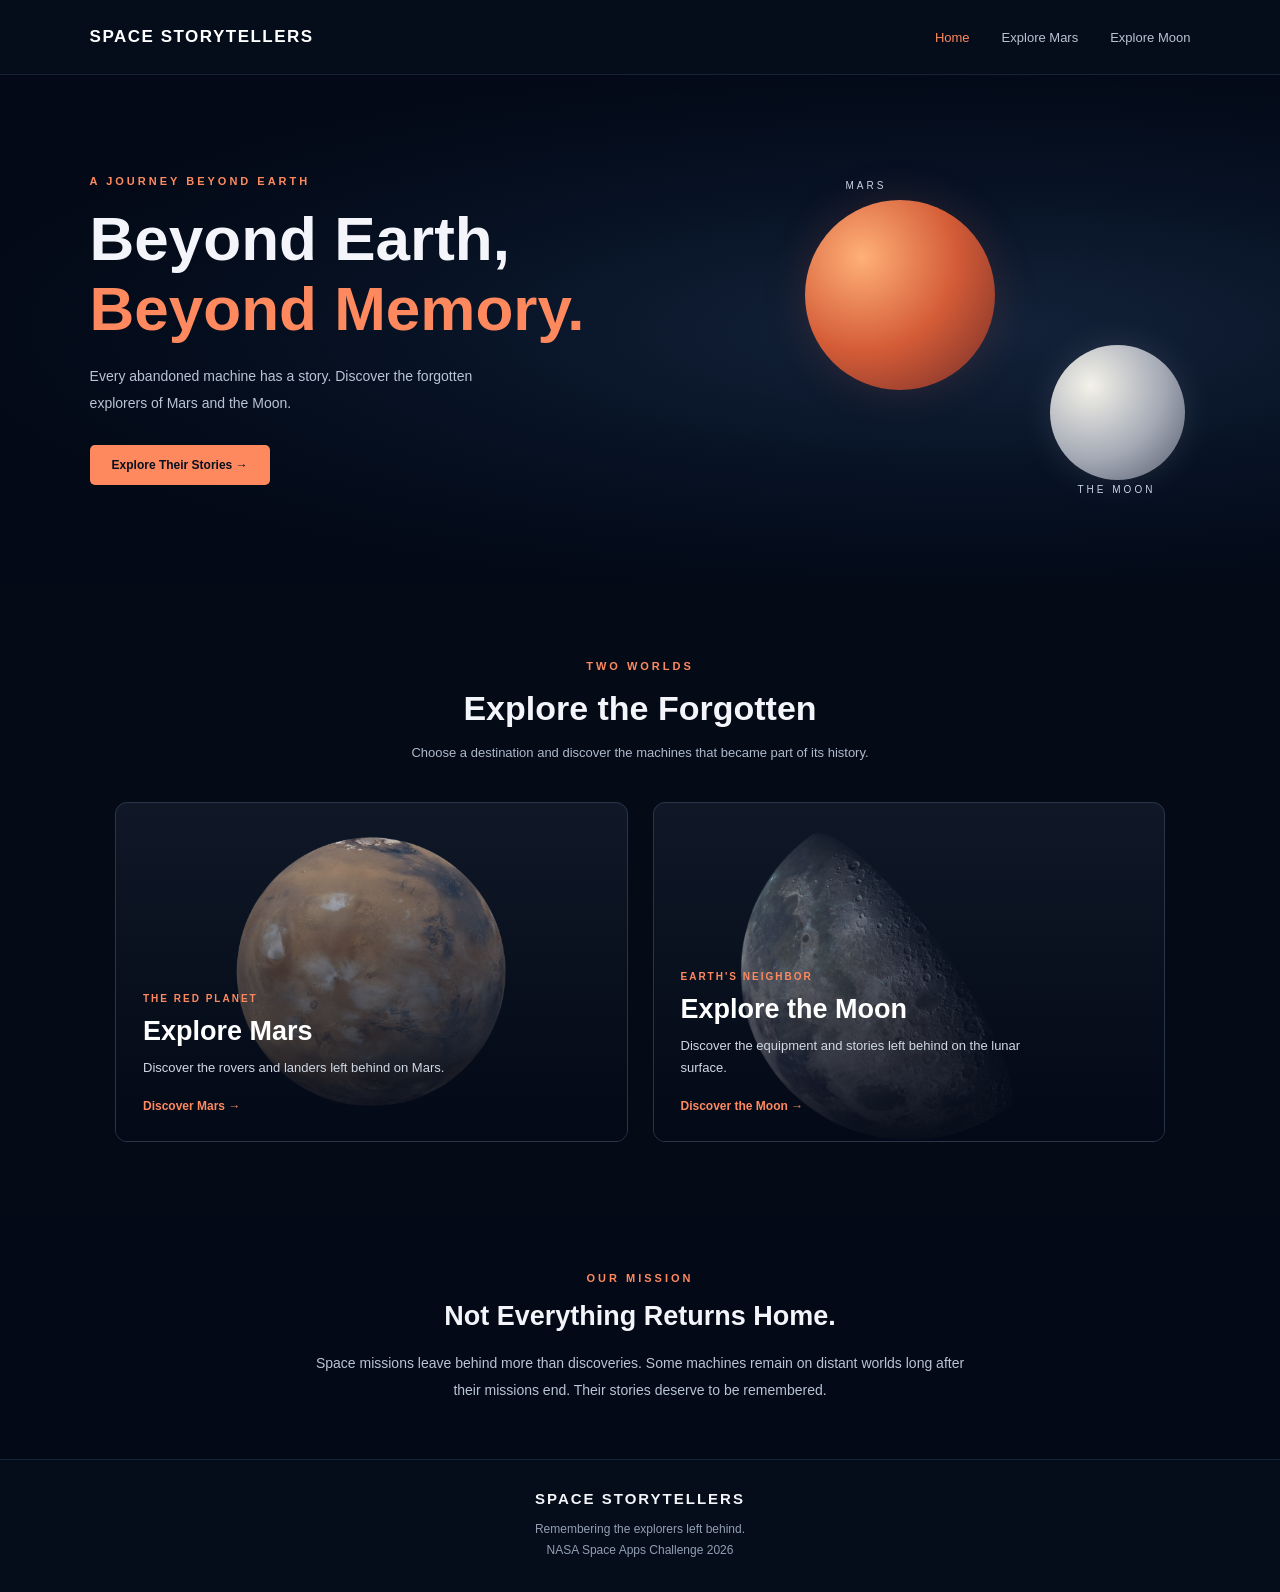
<file: index.html>
<!DOCTYPE html>
<html lang="en">

<head>
    <meta charset="UTF-8">
    <meta name="viewport" content="width=device-width, initial-scale=1.0">

    <title>Space Storytellers</title>

    <link rel="stylesheet" href="style.css">
    <link rel="icon" href="./images/logo1.png" type="image/png">
</head>

<body>

    <!-- NAVBAR -->
    <header class="navbar">

        <a href="indexx.html" class="logo">
             
            SPACE STORYTELLERS
        </a>

        <nav>
            <a href="indexx.html" class="active">Home</a>
            <a href="mars.html">Explore Mars</a>
            <a href="moon.html">Explore Moon</a>
        </nav>

    </header>


    <!-- HERO SECTION -->
    <section class="hero">

        <div class="hero-content">

            <p class="eyebrow">A JOURNEY BEYOND EARTH</p>

            <h1>
                Beyond Earth,<br>
                <span>Beyond Memory.</span>
            </h1>

            <p class="hero-description">
                Every abandoned machine has a story.
                Discover the forgotten explorers of Mars and the Moon.
            </p>

            <a href="#explore" class="hero-btn">
                Explore Their Stories →
            </a>

        </div>

        <div class="hero-visual">

            <div class="planet mars-planet"></div>
            <div class="planet moon-planet"></div>

            <span class="planet-label mars-label">MARS</span>
            <span class="planet-label moon-label">THE MOON</span>

        </div>

    </section>


    <!-- EXPLORE SECTION -->
    <section class="explore" id="explore">

        <div class="section-heading">

            <p class="eyebrow">TWO WORLDS</p>

            <h2>Explore the Forgotten</h2>

            <p>
                Choose a destination and discover the machines
                that became part of its history.
            </p>

        </div>


        <div class="destination-cards">

            <!-- MARS -->
            <a href="mars.html" class="destination-card">

                <img src="images/mars.jpg" alt="Planet Mars">

                <div class="card-content">

                    <span>THE RED PLANET</span>

                    <h3>Explore Mars</h3>

                    <p>
                        Discover the rovers and landers
                        left behind on Mars.
                    </p>

                    <strong>Discover Mars →</strong>

                </div>

            </a>


            <!-- MOON -->
            <a href="moon.html" class="destination-card">

                <img src="images/moon.jpg" alt="The Moon">

                <div class="card-content">

                    <span>EARTH'S NEIGHBOR</span>

                    <h3>Explore the Moon</h3>

                    <p>
                        Discover the equipment and stories
                        left behind on the lunar surface.
                    </p>

                    <strong>Discover the Moon →</strong>

                </div>

            </a>

        </div>

    </section>


    <!-- ABOUT SECTION -->
    <section class="about">

        <p class="eyebrow">OUR MISSION</p>

        <h2>Not Everything Returns Home.</h2>

        <p>
            Space missions leave behind more than discoveries.
            Some machines remain on distant worlds long after
            their missions end. Their stories deserve to be remembered.
        </p>

    </section>


    <!-- FOOTER -->
    <footer class="footer">

        <h3>SPACE STORYTELLERS</h3>

        <p>Remembering the explorers left behind.</p>

        <p>NASA Space Apps Challenge 2026</p>

    </footer>


</body>
</html>
</file>
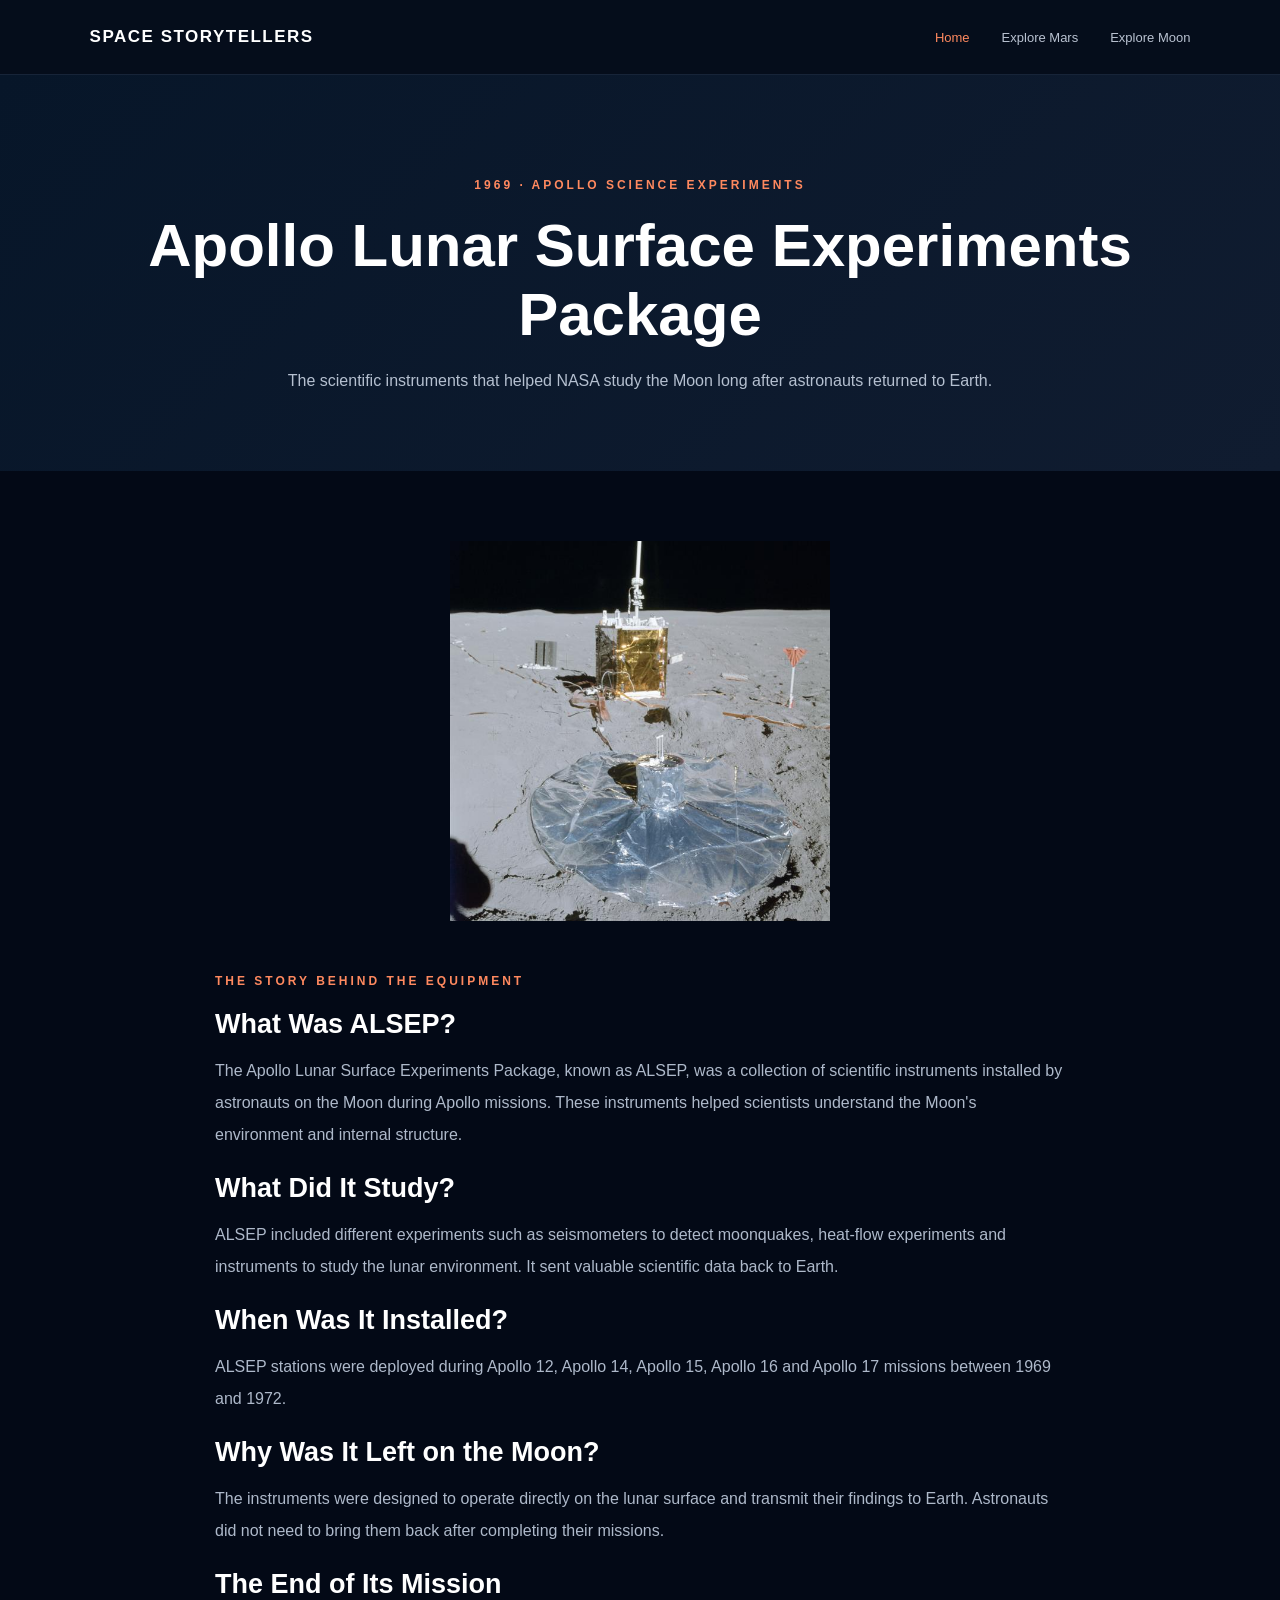
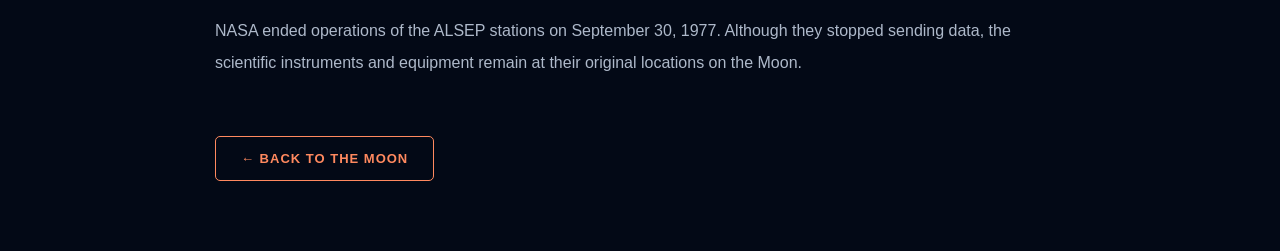
<file: alsep.html>
<!DOCTYPE html>
<html lang="en">

<head>
    <meta charset="UTF-8">
    <meta name="viewport" content="width=device-width, initial-scale=1.0">

    <title>Space Storytellers</title>

    <link rel="stylesheet" href="style.css">
   <link rel="icon" href="./images/logo1.png" type="image/png">
</head>

<body>

    <!-- NAVBAR -->
    <header class="navbar">

        <a href="indexx.html" class="logo">
             
            SPACE STORYTELLERS
        </a>

        <nav>
            <a href="indexx.html" class="active">Home</a>
            <a href="mars.html">Explore Mars</a>
            <a href="moon.html">Explore Moon</a>
        </nav>

    </header>


    <!-- HERO SECTION -->
    <section class="mission-header">

        <span>1969 · APOLLO SCIENCE EXPERIMENTS</span>

        <h1>Apollo Lunar Surface Experiments Package</h1>

        <p>
            The scientific instruments that helped NASA
            study the Moon long after astronauts returned to Earth.
        </p>

    </section>


    <!-- STORY SECTION -->
    <section class="mission-story">

        <div class="mission-image">
            <img src="images/package.jpg"
                 alt="Apollo Lunar Surface Experiments Package on the Moon">
        </div>


        <div class="mission-text">

            <span>THE STORY BEHIND THE EQUIPMENT</span>

            <h2>What Was ALSEP?</h2>

            <p>
                The Apollo Lunar Surface Experiments Package,
                known as ALSEP, was a collection of scientific
                instruments installed by astronauts on the
                Moon during Apollo missions. These instruments
                helped scientists understand the Moon's
                environment and internal structure.
            </p>


            <h2>What Did It Study?</h2>

            <p>
                ALSEP included different experiments such as
                seismometers to detect moonquakes, heat-flow
                experiments and instruments to study the
                lunar environment. It sent valuable scientific
                data back to Earth.
            </p>


            <h2>When Was It Installed?</h2>

            <p>
                ALSEP stations were deployed during Apollo 12,
                Apollo 14, Apollo 15, Apollo 16 and Apollo 17
                missions between 1969 and 1972.
            </p>


            <h2>Why Was It Left on the Moon?</h2>

            <p>
                The instruments were designed to operate
                directly on the lunar surface and transmit
                their findings to Earth. Astronauts did not
                need to bring them back after completing
                their missions.
            </p>


            <h2>The End of Its Mission</h2>

            <p>
                NASA ended operations of the ALSEP stations
                on September 30, 1977. Although they stopped
                sending data, the scientific instruments
                and equipment remain at their original
                locations on the Moon.
            </p>


            <a href="moon.html" class="back-button">
                ← BACK TO THE MOON
            </a>

        </div>

    </section>

</body>
</html>
</file>
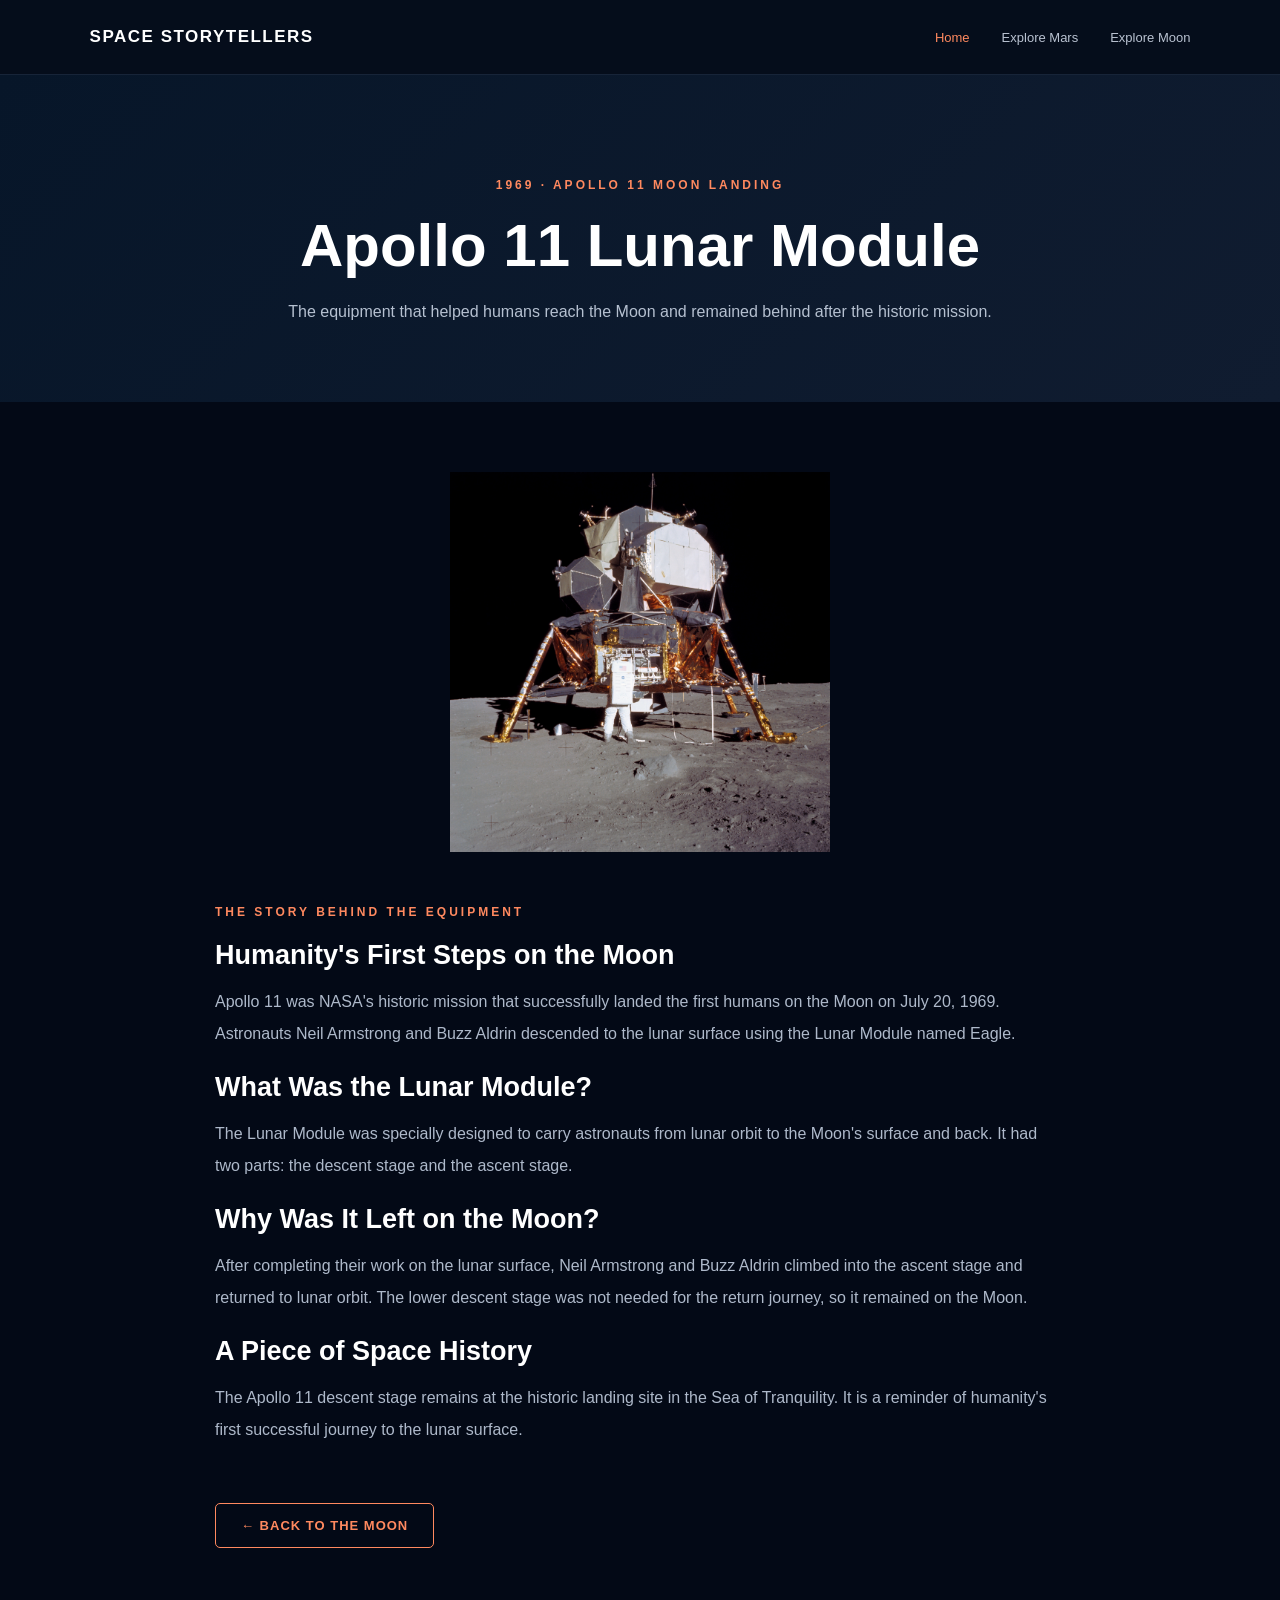
<file: apollo11.html>
<!DOCTYPE html>
<html lang="en">

<head>
    <meta charset="UTF-8">
    <meta name="viewport" content="width=device-width, initial-scale=1.0">

    <title>Space Storytellers</title>

    <link rel="stylesheet" href="style.css">
   <link rel="icon" href="./images/logo1.png" type="image/png">
</head>

<body>

    <!-- NAVBAR -->
    <header class="navbar">

        <a href="indexx.html" class="logo">
              
            SPACE STORYTELLERS
        </a>

        <nav>
            <a href="indexx.html" class="active">Home</a>
            <a href="mars.html">Explore Mars</a>
            <a href="moon.html">Explore Moon</a>
        </nav>

    </header>
    <!-- HERO SECTION -->
    <section class="mission-header">

        <span>1969 · APOLLO 11 MOON LANDING</span>

        <h1>Apollo 11 Lunar Module</h1>

        <p>
            The equipment that helped humans reach the Moon
            and remained behind after the historic mission.
        </p>

    </section>


    <!-- STORY SECTION -->
    <section class="mission-story">

        <div class="mission-image">
            <img src="images/lunar module.jpg"
                 alt="Apollo 11 Lunar Module Descent Stage on the Moon">
        </div>


        <div class="mission-text">

            <span>THE STORY BEHIND THE EQUIPMENT</span>

            <h2>Humanity's First Steps on the Moon</h2>

            <p>
                Apollo 11 was NASA's historic mission that
                successfully landed the first humans on the
                Moon on July 20, 1969. Astronauts Neil Armstrong
                and Buzz Aldrin descended to the lunar surface
                using the Lunar Module named Eagle.
            </p>


            <h2>What Was the Lunar Module?</h2>

            <p>
                The Lunar Module was specially designed to
                carry astronauts from lunar orbit to the
                Moon's surface and back. It had two parts:
                the descent stage and the ascent stage.
            </p>


            <h2>Why Was It Left on the Moon?</h2>

            <p>
                After completing their work on the lunar
                surface, Neil Armstrong and Buzz Aldrin
                climbed into the ascent stage and returned
                to lunar orbit. The lower descent stage was
                not needed for the return journey, so it
                remained on the Moon.
            </p>


            <h2>A Piece of Space History</h2>

            <p>
                The Apollo 11 descent stage remains at the
                historic landing site in the Sea of Tranquility.
                It is a reminder of humanity's first successful
                journey to the lunar surface.
            </p>


            <a href="moon.html" class="back-button">
                ← BACK TO THE MOON
            </a>

        </div>

    </section>


</body>
</html>
</file>
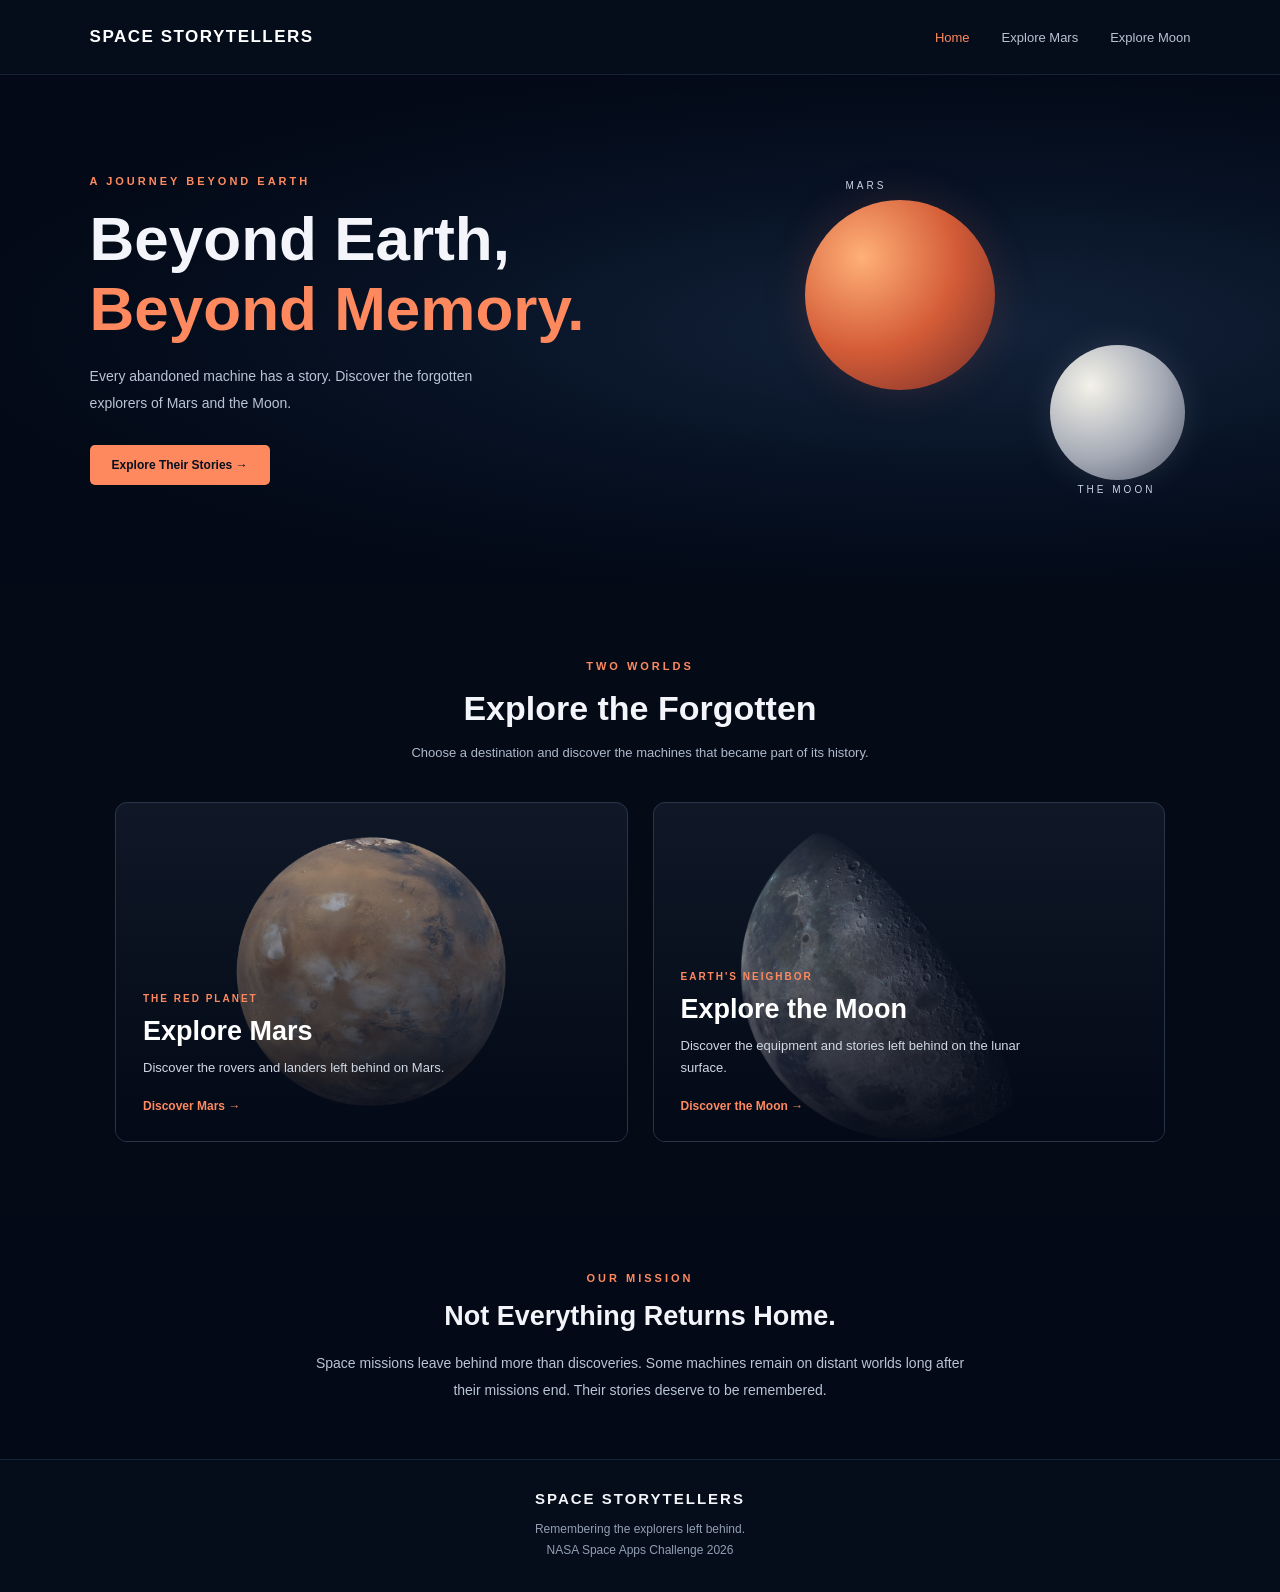
<file: indexx.html>
<!DOCTYPE html>
<html lang="en">

<head>
    <meta charset="UTF-8">
    <meta name="viewport" content="width=device-width, initial-scale=1.0">

    <title>Space Storytellers</title>

    <link rel="stylesheet" href="style.css">
    <link rel="icon" href="./images/logo1.png" type="image/png">
</head>

<body>

    <!-- NAVBAR -->
    <header class="navbar">

        <a href="indexx.html" class="logo">
            
            SPACE STORYTELLERS
        </a>

        <nav>
            <a href="indexx.html" class="active">Home</a>
            <a href="mars.html">Explore Mars</a>
            <a href="moon.html">Explore Moon</a>
        </nav>

    </header>


    <!-- HERO SECTION -->
    <section class="hero">

        <div class="hero-content">

            <p class="eyebrow">A JOURNEY BEYOND EARTH</p>

            <h1>
                Beyond Earth,<br>
                <span>Beyond Memory.</span>
            </h1>

            <p class="hero-description">
                Every abandoned machine has a story.
                Discover the forgotten explorers of Mars and the Moon.
            </p>

            <a href="#explore" class="hero-btn">
                Explore Their Stories →
            </a>

        </div>

        <div class="hero-visual">

            <div class="planet mars-planet"></div>
            <div class="planet moon-planet"></div>

            <span class="planet-label mars-label">MARS</span>
            <span class="planet-label moon-label">THE MOON</span>

        </div>

    </section>


    <!-- EXPLORE SECTION -->
    <section class="explore" id="explore">

        <div class="section-heading">

            <p class="eyebrow">TWO WORLDS</p>

            <h2>Explore the Forgotten</h2>

            <p>
                Choose a destination and discover the machines
                that became part of its history.
            </p>

        </div>


        <div class="destination-cards">

            <!-- MARS -->
            <a href="mars.html" class="destination-card">

                <img src="images/mars.jpg" alt="Planet Mars">

                <div class="card-content">

                    <span>THE RED PLANET</span>

                    <h3>Explore Mars</h3>

                    <p>
                        Discover the rovers and landers
                        left behind on Mars.
                    </p>

                    <strong>Discover Mars →</strong>

                </div>

            </a>


            <!-- MOON -->
            <a href="moon.html" class="destination-card">

                <img src="images/moon.jpg" alt="The Moon">

                <div class="card-content">

                    <span>EARTH'S NEIGHBOR</span>

                    <h3>Explore the Moon</h3>

                    <p>
                        Discover the equipment and stories
                        left behind on the lunar surface.
                    </p>

                    <strong>Discover the Moon →</strong>

                </div>

            </a>

        </div>

    </section>


    <!-- ABOUT SECTION -->
    <section class="about">

        <p class="eyebrow">OUR MISSION</p>

        <h2>Not Everything Returns Home.</h2>

        <p>
            Space missions leave behind more than discoveries.
            Some machines remain on distant worlds long after
            their missions end. Their stories deserve to be remembered.
        </p>

    </section>


    <!-- FOOTER -->
    <footer class="footer">

        <h3>SPACE STORYTELLERS</h3>

        <p>Remembering the explorers left behind.</p>

        <p>NASA Space Apps Challenge 2026</p>

    </footer>


</body>
</html>
</file>
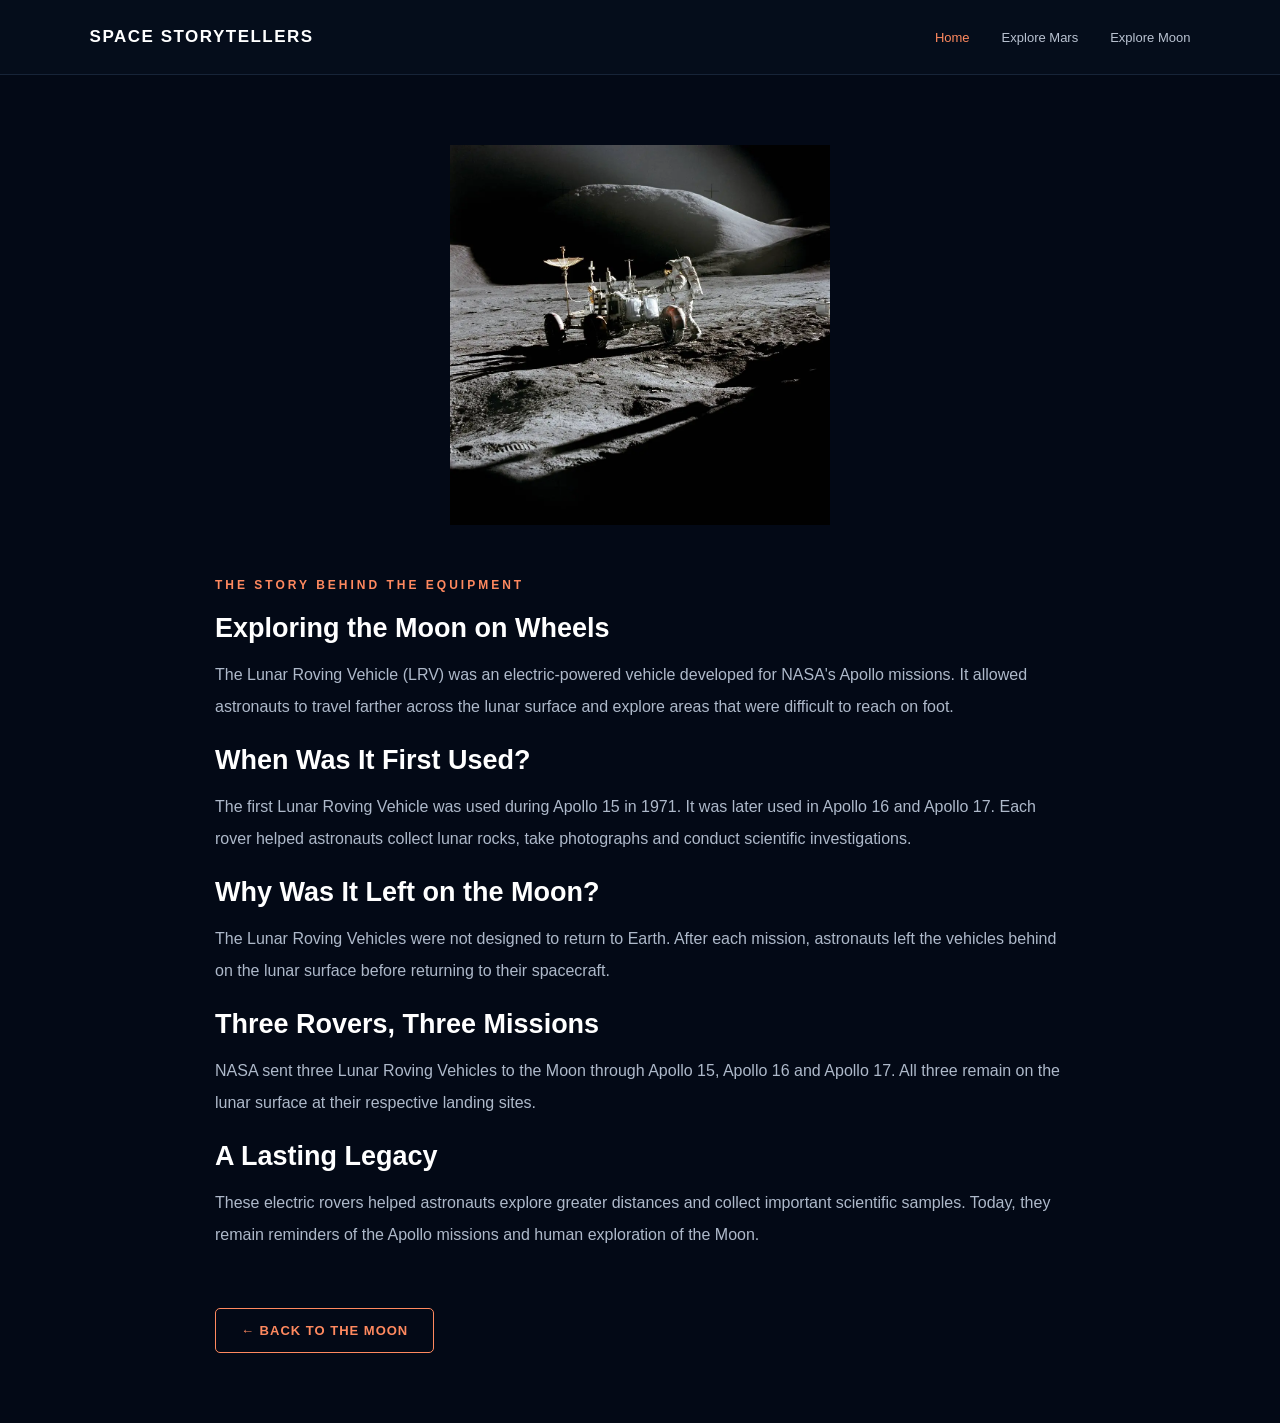
<file: lunar-rover.html>
<!DOCTYPE html>
<html lang="en">

<head>
    <meta charset="UTF-8">
    <meta name="viewport" content="width=device-width, initial-scale=1.0">

    <title>Space Storytellers</title>

    <link rel="stylesheet" href="style.css">
   <link rel="icon" href="./images/logo1.png" type="image/png">
</head>

<body>

    <!-- NAVBAR -->
    <header class="navbar">

        <a href="indexx.html" class="logo">
            
            SPACE STORYTELLERS
        </a>

        <nav>
            <a href="indexx.html" class="active">Home</a>
            <a href="mars.html">Explore Mars</a>
            <a href="moon.html">Explore Moon</a>
        </nav>

    </header>



    <!-- STORY SECTION -->
    <section class="mission-story">

        <div class="mission-image">
            <img src="images/Apollo 15.jpg"
                 alt="Apollo Lunar Roving Vehicle on the Moon">
        </div>


        <div class="mission-text">

            <span>THE STORY BEHIND THE EQUIPMENT</span>

            <h2>Exploring the Moon on Wheels</h2>

            <p>
                The Lunar Roving Vehicle (LRV) was an
                electric-powered vehicle developed for
                NASA's Apollo missions. It allowed astronauts
                to travel farther across the lunar surface
                and explore areas that were difficult to
                reach on foot.
            </p>


            <h2>When Was It First Used?</h2>

            <p>
                The first Lunar Roving Vehicle was used
                during Apollo 15 in 1971. It was later used
                in Apollo 16 and Apollo 17. Each rover
                helped astronauts collect lunar rocks,
                take photographs and conduct scientific
                investigations.
            </p>


            <h2>Why Was It Left on the Moon?</h2>

            <p>
                The Lunar Roving Vehicles were not designed
                to return to Earth. After each mission,
                astronauts left the vehicles behind on
                the lunar surface before returning to
                their spacecraft.
            </p>


            <h2>Three Rovers, Three Missions</h2>

            <p>
                NASA sent three Lunar Roving Vehicles to
                the Moon through Apollo 15, Apollo 16 and
                Apollo 17. All three remain on the lunar
                surface at their respective landing sites.
            </p>


            <h2>A Lasting Legacy</h2>

            <p>
                These electric rovers helped astronauts
                explore greater distances and collect
                important scientific samples. Today,
                they remain reminders of the Apollo
                missions and human exploration of the Moon.
            </p>


            <a href="moon.html" class="back-button">
                ← BACK TO THE MOON
            </a>

        </div>

    </section>

</body>
</html>
</file>
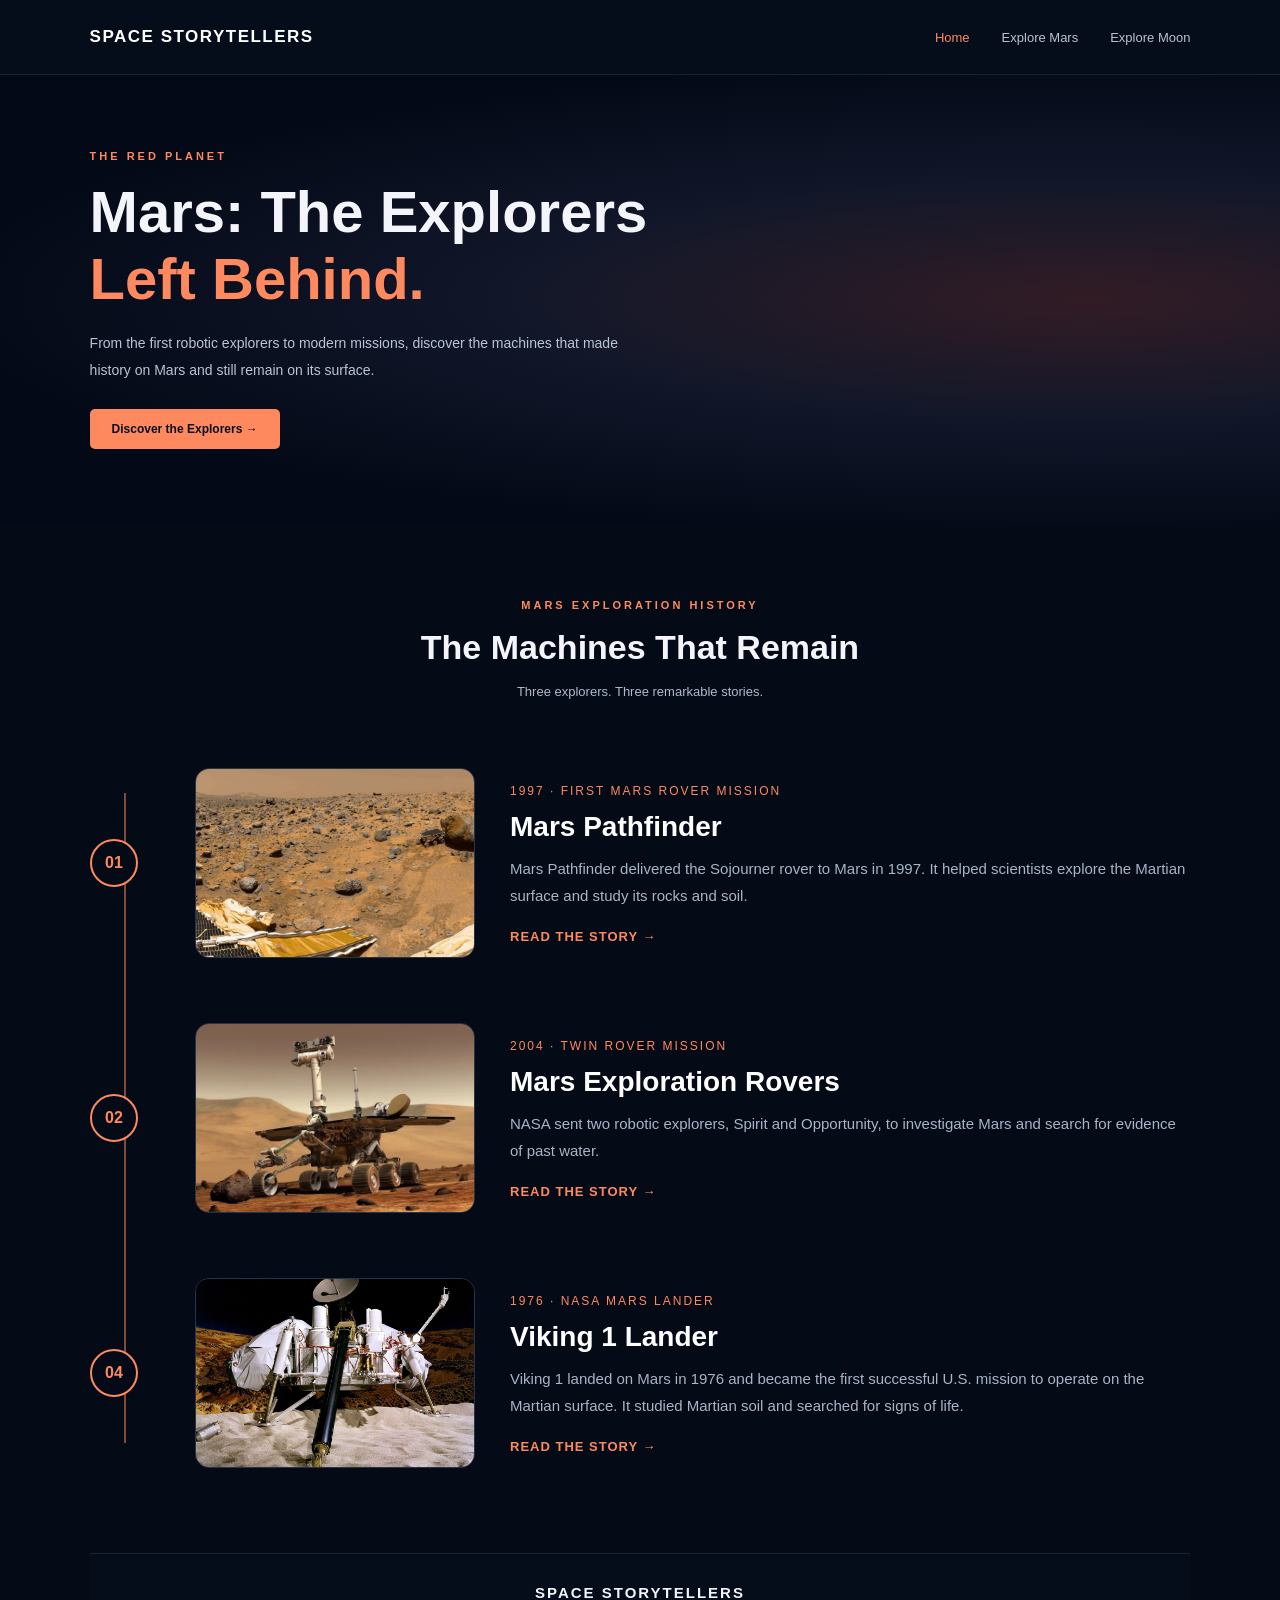
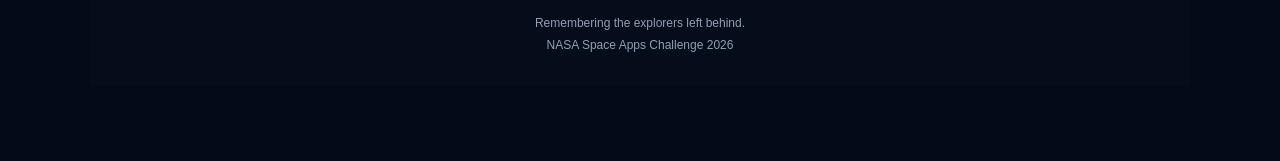
<file: mars.html>
<!DOCTYPE html>
<html lang="en">

<head>
    <meta charset="UTF-8">
    <meta name="viewport" content="width=device-width, initial-scale=1.0">

    <title>Space Storytellers</title>

    <link rel="stylesheet" href="style.css">
   <link rel="icon" href="./images/logo1.png" type="image/png">
</head>

<body>

    <!-- NAVBAR -->
    <header class="navbar">

        <a href="indexx.html" class="logo">
              
            SPACE STORYTELLERS
        </a>

        <nav>
            <a href="indexx.html" class="active">Home</a>
            <a href="mars.html">Explore Mars</a>
            <a href="moon.html">Explore Moon</a>
        </nav>

    </header>


    <!-- MARS INTRO -->
    <section class="mars-intro">

        <p class="eyebrow">THE RED PLANET</p>

        <h1>
            Mars: The Explorers<br>
            <span>Left Behind.</span>
        </h1>

        <p>
            From the first robotic explorers to modern missions,
            discover the machines that made history on Mars
            and still remain on its surface.
        </p>

        <a href="#equipment" class="hero-btn">
            Discover the Explorers →
        </a>

    </section>


    <!-- EQUIPMENT SECTION -->
    
<!-- MARS EQUIPMENT TIMELINE -->
<section class="mars-equipment" id="equipment">

    <div class="section-heading">

        <p class="eyebrow">MARS EXPLORATION HISTORY</p>

        <h2>The Machines That Remain</h2>

        <p>
            Three explorers. Three remarkable stories.
        </p>

    </div>


<div class="rover-timeline">

    <!-- MARS PATHFINDER -->

    <div class="timeline-item">

       <div class="timeline-number">01</div>

        <div class="timeline-image">
            <img src="images/Pathfinder.jpg" alt="Mars Pathfinder and Sojourner">
        </div>

        <div class="timeline-content">

            <span>1997 · FIRST MARS ROVER MISSION</span>

            <h3>Mars Pathfinder</h3>

            <p>
                Mars Pathfinder delivered the Sojourner rover
                to Mars in 1997. It helped scientists explore
                the Martian surface and study its rocks and soil.
            </p>

           <a href="pathfinder.html">READ THE STORY →</a>

        </div>

    </div>


    <!-- MARS EXPLORATION ROVERS -->

    <div class="timeline-item">

        <div class="timeline-number">02</div>

        <div class="timeline-image">
            <img src="images/Rovers.jpg" alt="Spirit and Opportunity Rovers">
        </div>

        <div class="timeline-content">

            <span>2004 · TWIN ROVER MISSION</span>

            <h3>Mars Exploration Rovers</h3>

            <p>
                NASA sent two robotic explorers, Spirit and
                Opportunity, to investigate Mars and search
                for evidence of past water.
            </p>

            <a href="rovers.html">READ THE STORY →</a>

        </div>

    </div>


    
<!-- VIKING 1 LANDER -->

<div class="timeline-item">

    <div class="timeline-number">04</div>

    <div class="timeline-image">
        <img src="images/viking.jpg" alt="NASA Viking 1 Lander">
    </div>

    <div class="timeline-content">

        <span>1976 · NASA MARS LANDER</span>

        <h3>Viking 1 Lander</h3>

        <p>
            Viking 1 landed on Mars in 1976 and became
            the first successful U.S. mission to operate
            on the Martian surface. It studied Martian soil
            and searched for signs of life.
        </p>

        <a href="viking.html">READ THE STORY →</a>

    </div>

</div>

</div>

    <!-- FOOTER -->
    <footer class="footer">

        <h3>SPACE STORYTELLERS</h3>

        <p>Remembering the explorers left behind.</p>

        <p>NASA Space Apps Challenge 2026</p>

    </footer>


</body>
</html>
</file>
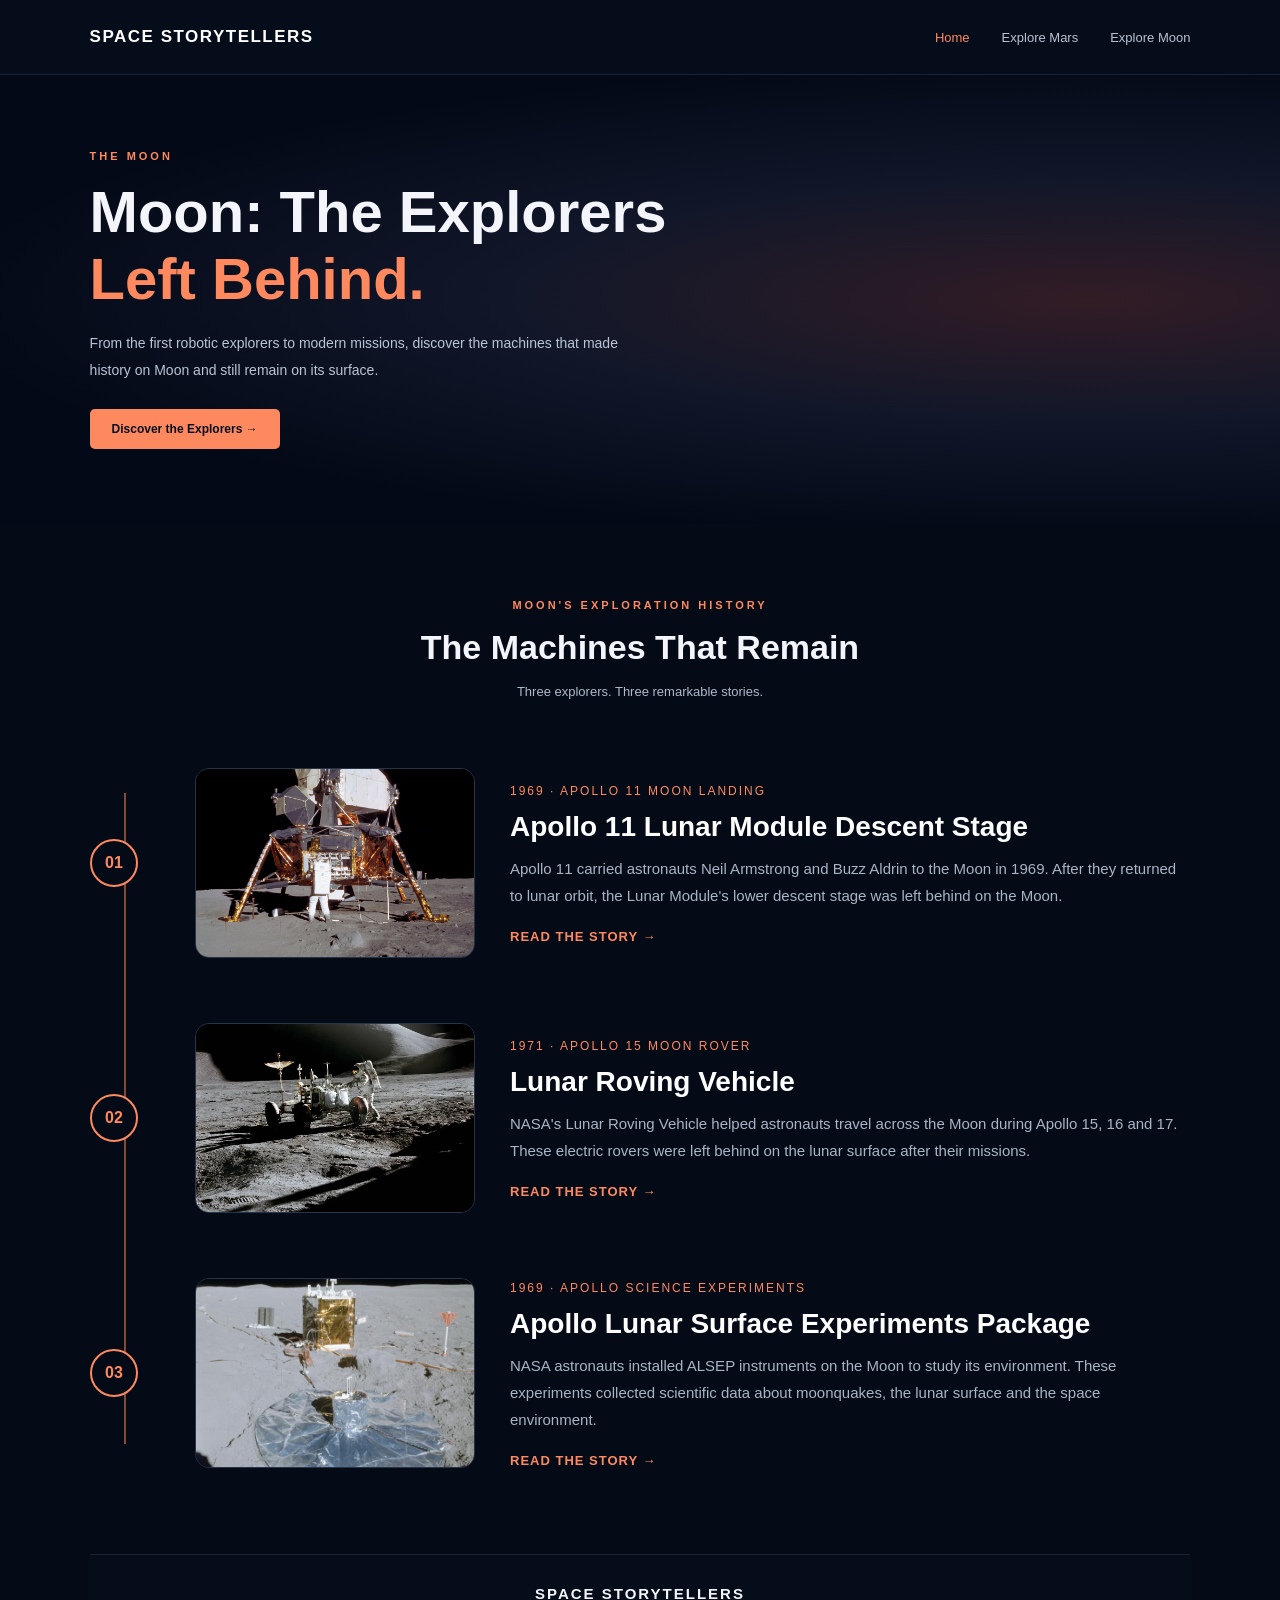
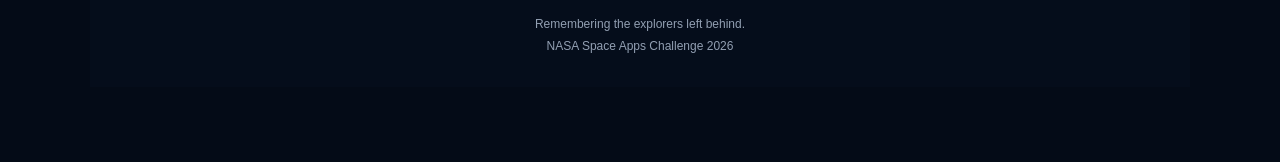
<file: moon.html>
<!DOCTYPE html>
<html lang="en">

<head>
    <meta charset="UTF-8">
    <meta name="viewport" content="width=device-width, initial-scale=1.0">

    <title>Space Storytellers</title>

    <link rel="stylesheet" href="style.css">
   <link rel="icon" href="./images/logo1.png" type="image/png">
</head>

<body>

    <!-- NAVBAR -->
    <header class="navbar">

        <a href="indexx.html" class="logo">
             
            SPACE STORYTELLERS
        </a>

        <nav>
            <a href="indexx.html" class="active">Home</a>
            <a href="mars.html">Explore Mars</a>
            <a href="moon.html">Explore Moon</a>
        </nav>

    </header>
    <!-- MOON INTRO -->
    <section class="mars-intro">

        <p class="eyebrow">THE MOON</p>

        <h1>
            Moon: The Explorers<br>
            <span>Left Behind.</span>
        </h1>

        <p>
            From the first robotic explorers to modern missions,
            discover the machines that made history on Moon
            and still remain on its surface.
        </p>

        <a href="#equipment" class="hero-btn">
            Discover the Explorers →
        </a>

    </section>

<!-- MOON EQUIPMENT TIMELINE -->
<section class="mars-equipment" id="equipment">

    <div class="section-heading">

        <p class="eyebrow">MOON'S EXPLORATION HISTORY</p>

        <h2>The Machines That Remain</h2>

        <p>
            Three explorers. Three remarkable stories.
        </p>

    </div>

<!-- MOON EQUIPMENT TIMELINE -->

<div class="rover-timeline">

    <!-- APOLLO 11 LUNAR MODULE -->

    <div class="timeline-item">

        <div class="timeline-number">01</div>

        <div class="timeline-image">
            <img src="images/lunar module.jpg" alt="Apollo 11 Lunar Module Descent Stage">
        </div>

        <div class="timeline-content">

            <span>1969 · APOLLO 11 MOON LANDING</span>

            <h3>Apollo 11 Lunar Module Descent Stage</h3>

            <p>
                Apollo 11 carried astronauts Neil Armstrong and
                Buzz Aldrin to the Moon in 1969. After they returned
                to lunar orbit, the Lunar Module's lower descent
                stage was left behind on the Moon.
            </p>

            <a href="apollo11.html">READ THE STORY →</a>

        </div>

    </div>


    <!-- LUNAR ROVING VEHICLE -->

    <div class="timeline-item">

        <div class="timeline-number">02</div>

        <div class="timeline-image">
            <img src="images/Apollo 15.jpg" alt="Apollo Lunar Roving Vehicle">
        </div>

        <div class="timeline-content">

            <span>1971 · APOLLO 15 MOON ROVER</span>

            <h3>Lunar Roving Vehicle</h3>

            <p>
                NASA's Lunar Roving Vehicle helped astronauts
                travel across the Moon during Apollo 15, 16
                and 17. These electric rovers were left behind
                on the lunar surface after their missions.
            </p>

            <a href="lunar-rover.html">READ THE STORY →</a>

        </div>

    </div>


    <!-- APOLLO LUNAR SURFACE EXPERIMENTS PACKAGE -->

    <div class="timeline-item">

        <div class="timeline-number">03</div>

        <div class="timeline-image">
            <img src="images/package.jpg" alt="Apollo Lunar Surface Experiments Package">
        </div>

        <div class="timeline-content">

            <span>1969 · APOLLO SCIENCE EXPERIMENTS</span>

            <h3>Apollo Lunar Surface Experiments Package</h3>

            <p>
                NASA astronauts installed ALSEP instruments
                on the Moon to study its environment.
                These experiments collected scientific data
                about moonquakes, the lunar surface and
                the space environment.
            </p>

            <a href="alsep.html">READ THE STORY →</a>

        </div>

    </div>

</div>

     <!-- FOOTER -->
    <footer class="footer">

        <h3>SPACE STORYTELLERS</h3>

        <p>Remembering the explorers left behind.</p>

        <p>NASA Space Apps Challenge 2026</p>

    </footer>


</body>
</html>
</file>
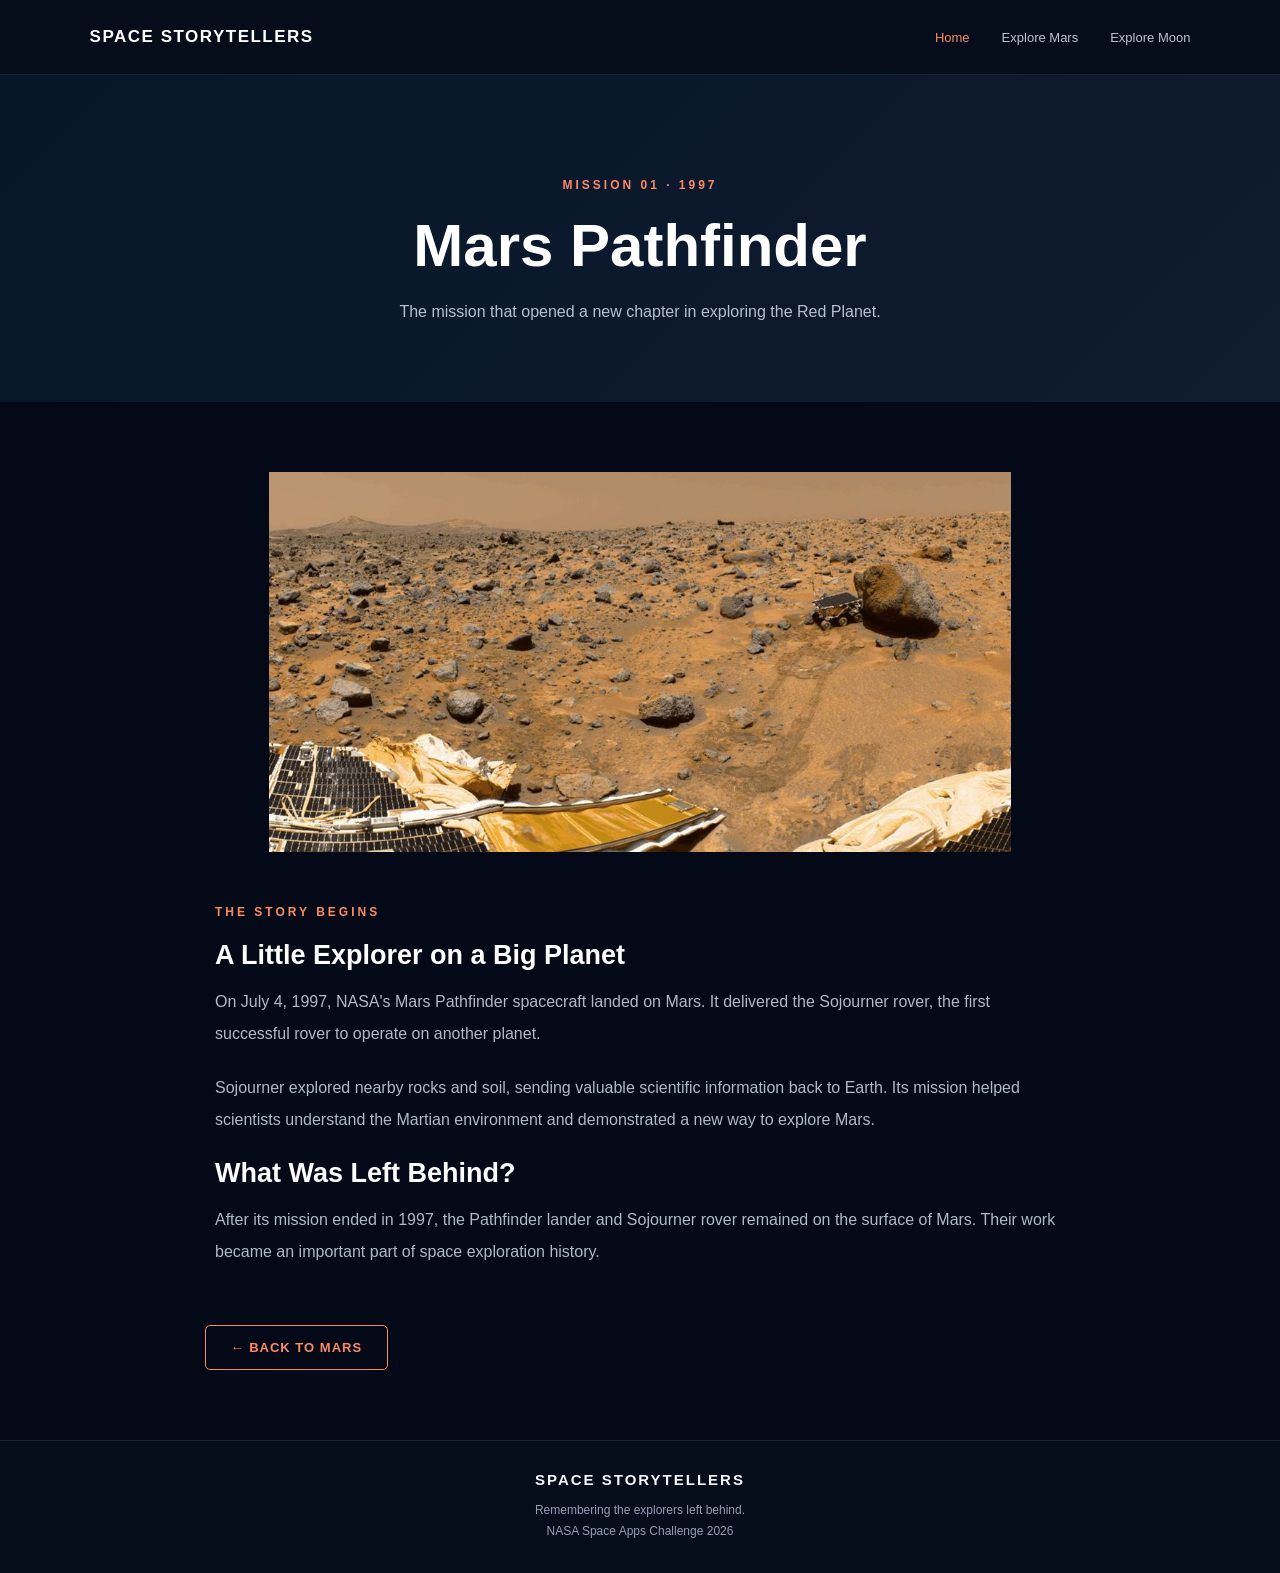
<file: pathfinder.html>
<!DOCTYPE html>
<html lang="en">

<head>
    <meta charset="UTF-8">
    <meta name="viewport" content="width=device-width, initial-scale=1.0">

    <title>Space Storytellers</title>

    <link rel="stylesheet" href="style.css">
    <link rel="icon" href="./images/logo1.png" type="image/png">
</head>

<body>

    <!-- NAVBAR -->
    <header class="navbar">

        <a href="indexx.html" class="logo">
             
            SPACE STORYTELLERS
        </a>

        <nav>
            <a href="indexx.html" class="active">Home</a>
            <a href="mars.html">Explore Mars</a>
            <a href="moon.html">Explore Moon</a>
        </nav>

    </header>

    <!-- STORY HEADER -->

    <section class="mission-header">

        <span>MISSION 01 · 1997</span>

        <h1>Mars Pathfinder</h1>

        <p>
            The mission that opened a new chapter
            in exploring the Red Planet.
        </p>

    </section>


    <!-- STORY CONTENT -->

    <section class="mission-story">

        <div class="mission-image">
            <img src="images/Pathfinder.jpg" alt="Sojourner Mars Rover">
        </div>

        <div class="mission-text">

            <span>THE STORY BEGINS</span>

            <h2>A Little Explorer on a Big Planet</h2>

            <p>
                On July 4, 1997, NASA's Mars Pathfinder spacecraft
                landed on Mars. It delivered the Sojourner rover,
                the first successful rover to operate on another planet.
            </p>

            <p>
                Sojourner explored nearby rocks and soil,
                sending valuable scientific information back to Earth.
                Its mission helped scientists understand the Martian
                environment and demonstrated a new way to explore Mars.
            </p>

            <h2>What Was Left Behind?</h2>

            <p>
                After its mission ended in 1997, the Pathfinder lander
                and Sojourner rover remained on the surface of Mars.
                Their work became an important part of space exploration history.
            </p>

        </div>

        <a href="mars.html" class="back-button">
            ← BACK TO MARS
        </a>

    </section>

 <!-- FOOTER -->
    <footer class="footer">

        <h3>SPACE STORYTELLERS</h3>

        <p>Remembering the explorers left behind.</p>

        <p>NASA Space Apps Challenge 2026</p>

    </footer>

</body>
</html>
</file>
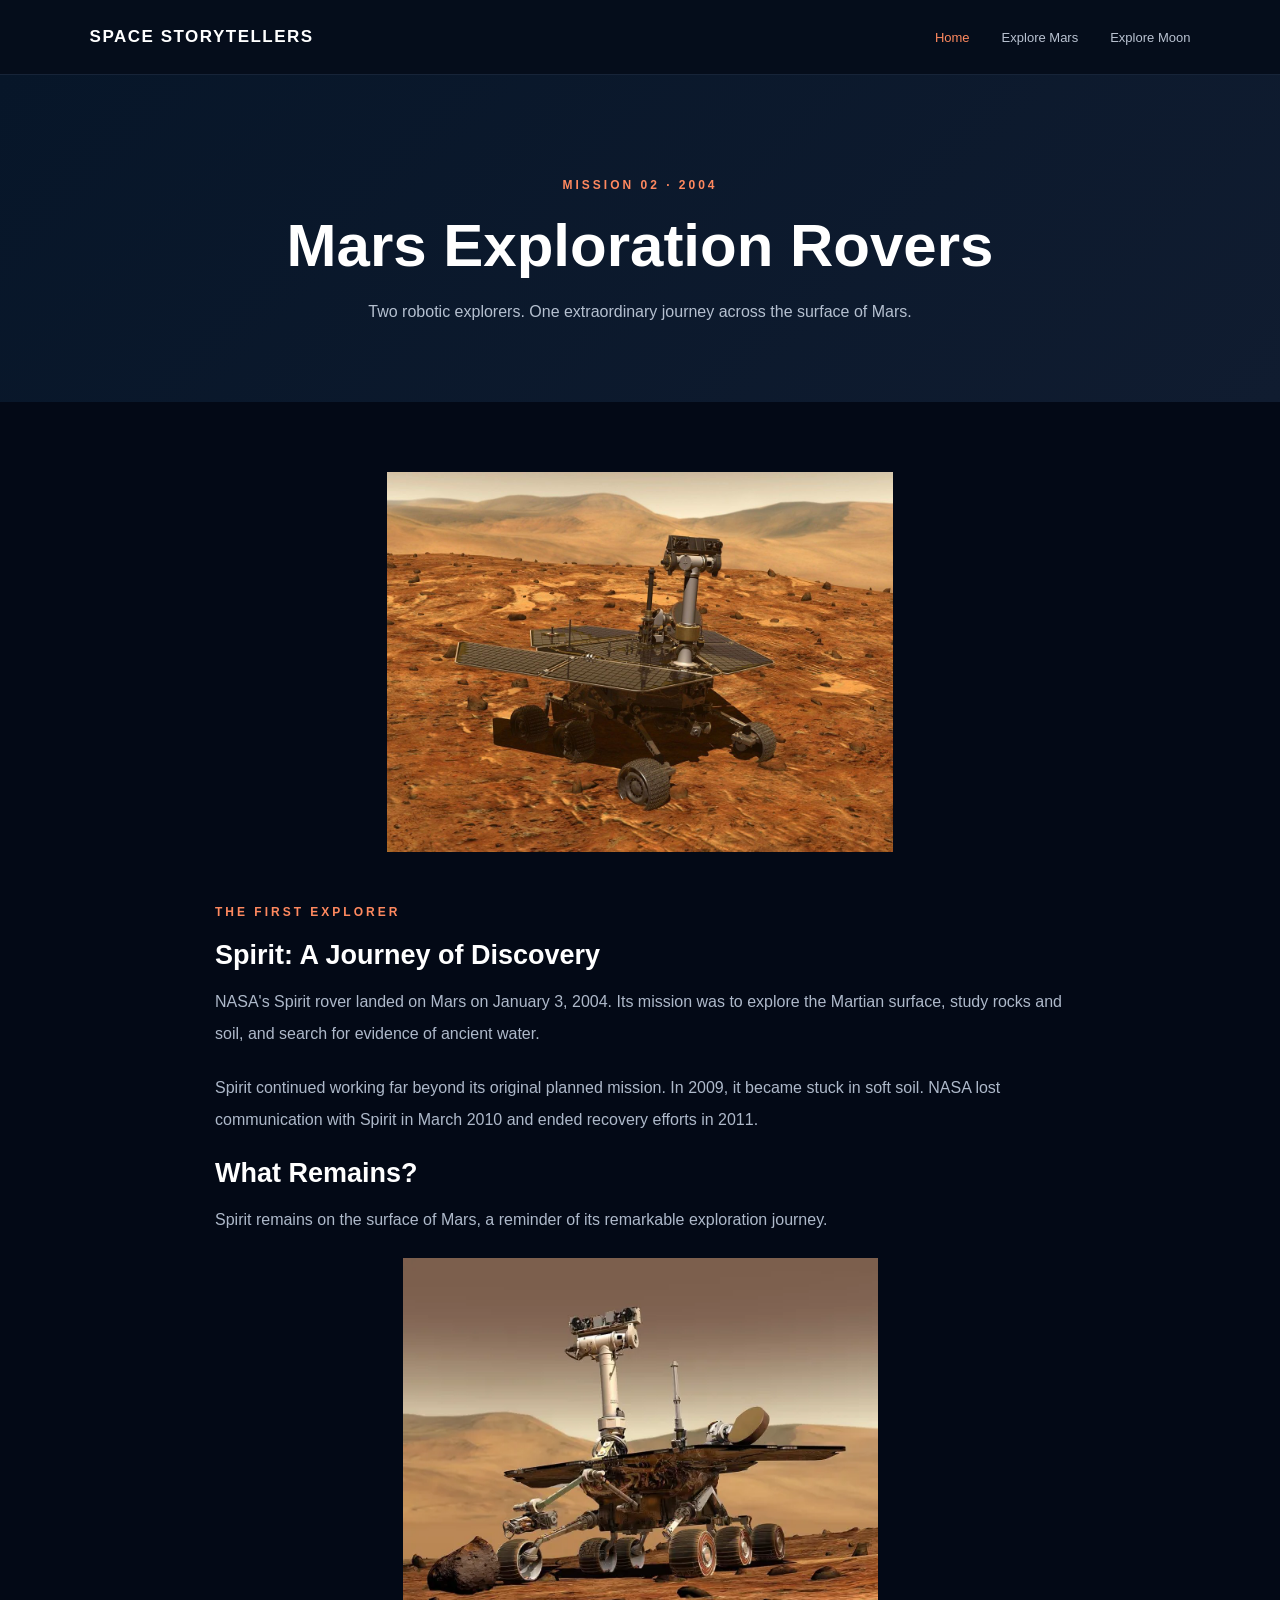
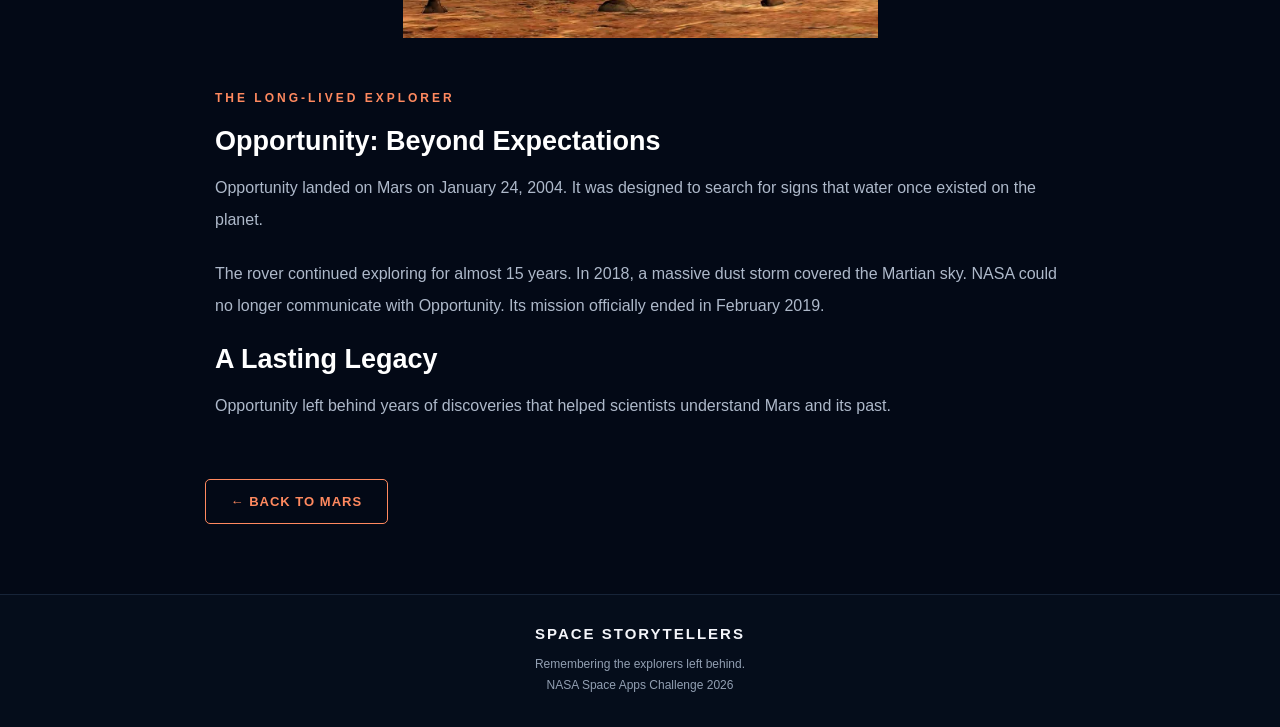
<file: rovers.html>
<!DOCTYPE html>
<html lang="en">

<head>
    <meta charset="UTF-8">
    <meta name="viewport" content="width=device-width, initial-scale=1.0">

    <title>Space Storytellers</title>

    <link rel="stylesheet" href="style.css">
    <link rel="icon" href="./images/logo1.png" type="image/png">
</head>

<body>

    <!-- NAVBAR -->
    <header class="navbar">

        <a href="indexx.html" class="logo">
             
            SPACE STORYTELLERS
        </a>

        <nav>
            <a href="indexx.html" class="active">Home</a>
            <a href="mars.html">Explore Mars</a>
            <a href="moon.html">Explore Moon</a>
        </nav>

    </header>

    <!-- STORY HEADER -->

    <section class="mission-header">

        <span>MISSION 02 · 2004</span>

        <h1>Mars Exploration Rovers</h1>

        <p>
            Two robotic explorers. One extraordinary journey
            across the surface of Mars.
        </p>

    </section>


    <!-- SPIRIT STORY -->

    <section class="mission-story">

        <div class="mission-image">
            <img src="images/spirit1.jpg" alt="NASA Spirit Rover">
        </div>

        <div class="mission-text">

            <span>THE FIRST EXPLORER</span>

            <h2>Spirit: A Journey of Discovery</h2>

            <p>
                NASA's Spirit rover landed on Mars on January 3, 2004.
                Its mission was to explore the Martian surface,
                study rocks and soil, and search for evidence of
                ancient water.
            </p>

            <p>
                Spirit continued working far beyond its original
                planned mission. In 2009, it became stuck in soft soil.
                NASA lost communication with Spirit in March 2010
                and ended recovery efforts in 2011.
            </p>

            <h2>What Remains?</h2>

            <p>
                Spirit remains on the surface of Mars,
                a reminder of its remarkable exploration journey.
            </p>

        </div>


        <!-- OPPORTUNITY STORY -->

        <div class="mission-image">
            <img src="images/Rovers.jpg" alt="NASA Opportunity Rover">
        </div>

        <div class="mission-text">

            <span>THE LONG-LIVED EXPLORER</span>

            <h2>Opportunity: Beyond Expectations</h2>

            <p>
                Opportunity landed on Mars on January 24, 2004.
                It was designed to search for signs that water
                once existed on the planet.
            </p>

            <p>
                The rover continued exploring for almost 15 years.
                In 2018, a massive dust storm covered the Martian sky.
                NASA could no longer communicate with Opportunity.
                Its mission officially ended in February 2019.
            </p>

            <h2>A Lasting Legacy</h2>

            <p>
                Opportunity left behind years of discoveries
                that helped scientists understand Mars and its past.
            </p>

        </div>


        <a href="mars.html" class="back-button">
            ← BACK TO MARS
        </a>

    </section>




     <!-- FOOTER -->
    <footer class="footer">

        <h3>SPACE STORYTELLERS</h3>

        <p>Remembering the explorers left behind.</p>

        <p>NASA Space Apps Challenge 2026</p>

    </footer>
</file>
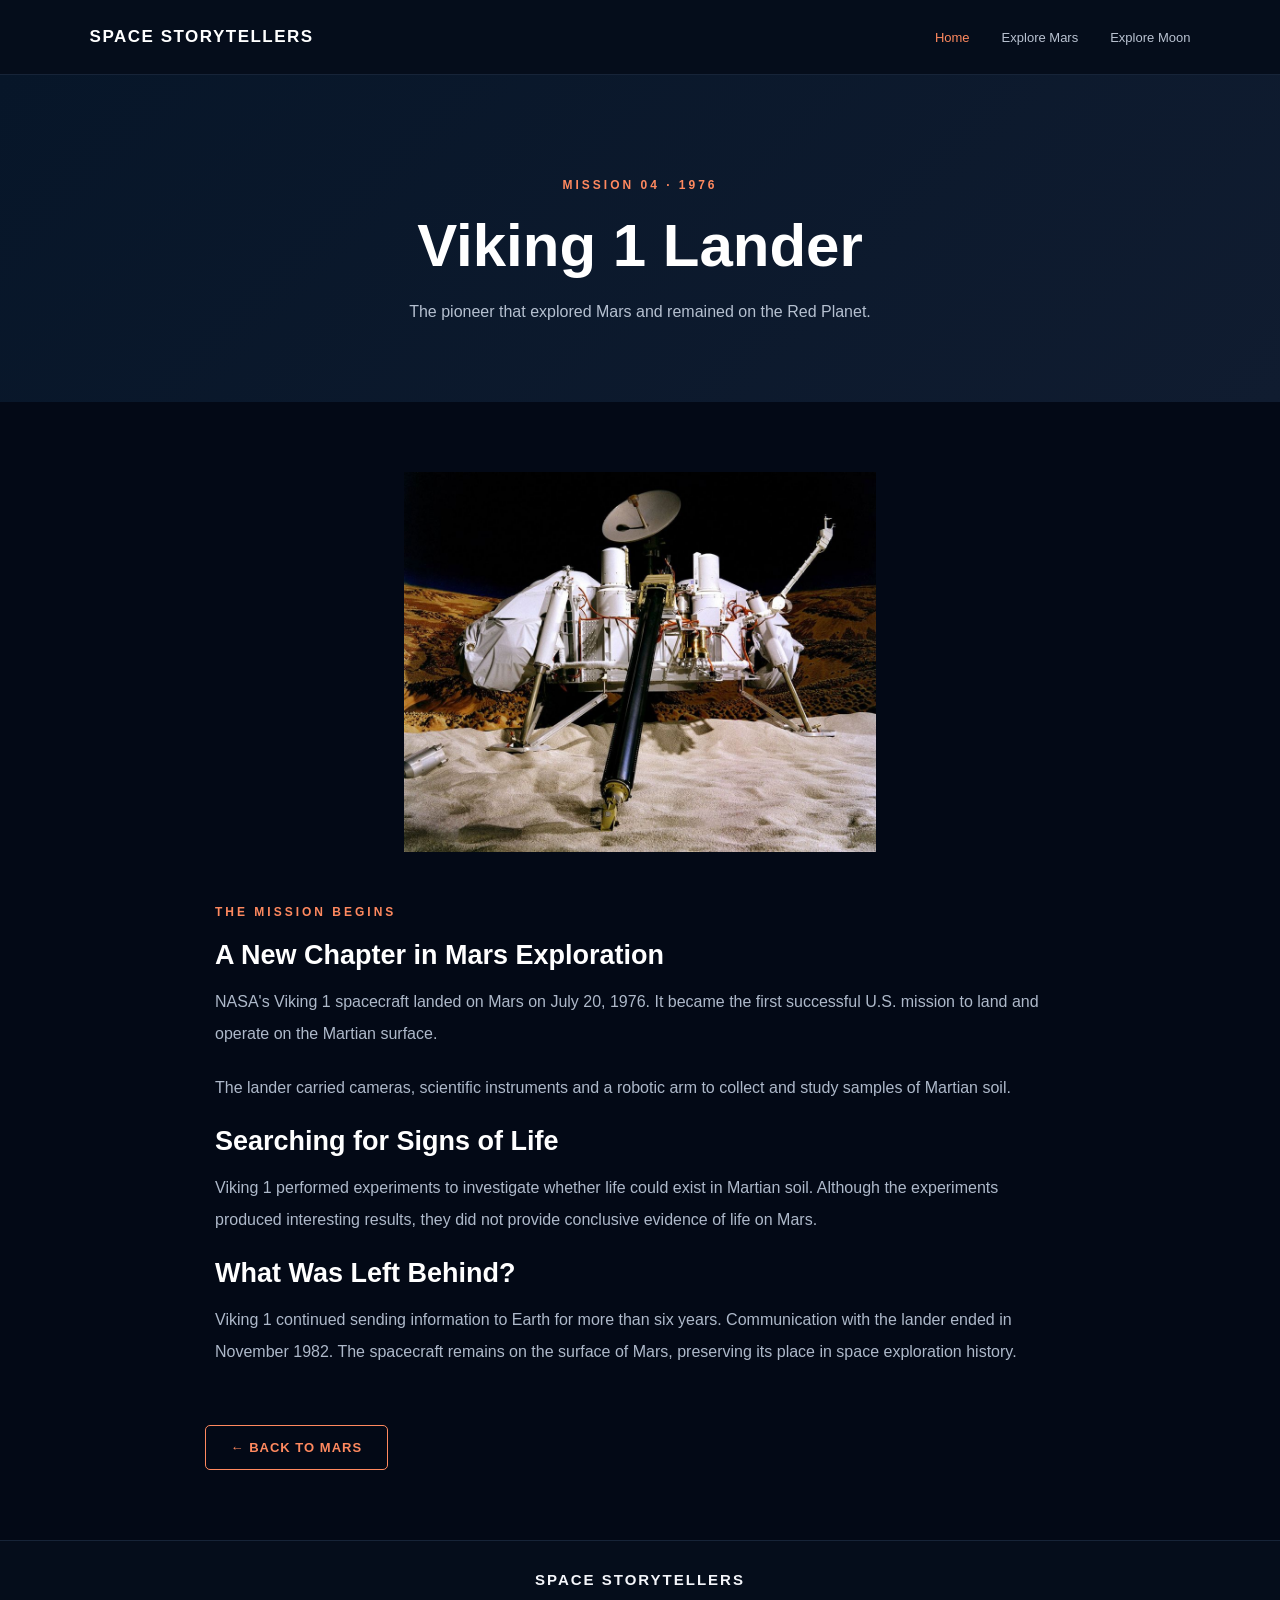
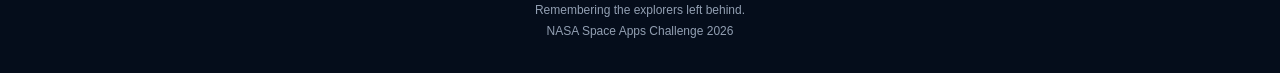
<file: viking.html>
<!DOCTYPE html>
<html lang="en">

<head>
    <meta charset="UTF-8">
    <meta name="viewport" content="width=device-width, initial-scale=1.0">

    <title>Space Storytellers</title>

    <link rel="stylesheet" href="style.css">
    <link rel="icon" href="./images/logo1.png" type="image/png">
</head>

<body>

    <!-- NAVBAR -->
    <header class="navbar">

        <a href="indexx.html" class="logo">
             
            SPACE STORYTELLERS
        </a>

        <nav>
            <a href="indexx.html" class="active">Home</a>
            <a href="mars.html">Explore Mars</a>
            <a href="moon.html">Explore Moon</a>
        </nav>

    </header>

    <!-- STORY HEADER -->

    <section class="mission-header">

        <span>MISSION 04 · 1976</span>

        <h1>Viking 1 Lander</h1>

        <p>
            The pioneer that explored Mars and remained
            on the Red Planet.
        </p>

    </section>


    <!-- STORY CONTENT -->

    <section class="mission-story">

        <div class="mission-image">
            <img src="images/viking.jpg" alt="NASA Viking 1 Lander">
        </div>

        <div class="mission-text">

            <span>THE MISSION BEGINS</span>

            <h2>A New Chapter in Mars Exploration</h2>

            <p>
                NASA's Viking 1 spacecraft landed on Mars
                on July 20, 1976. It became the first
                successful U.S. mission to land and operate
                on the Martian surface.
            </p>

            <p>
                The lander carried cameras, scientific
                instruments and a robotic arm to collect
                and study samples of Martian soil.
            </p>

            <h2>Searching for Signs of Life</h2>

            <p>
                Viking 1 performed experiments to investigate
                whether life could exist in Martian soil.
                Although the experiments produced interesting
                results, they did not provide conclusive
                evidence of life on Mars.
            </p>

            <h2>What Was Left Behind?</h2>

            <p>
                Viking 1 continued sending information to Earth
                for more than six years. Communication with
                the lander ended in November 1982.
                The spacecraft remains on the surface of Mars,
                preserving its place in space exploration history.
            </p>

        </div>

        <a href="mars.html" class="back-button">
            ← BACK TO MARS
        </a>

    </section>


   <!-- FOOTER -->
    <footer class="footer">

        <h3>SPACE STORYTELLERS</h3>

        <p>Remembering the explorers left behind.</p>

        <p>NASA Space Apps Challenge 2026</p>

    </footer>


</body>
</html>


</body>
</html>
</file>
<file: style.css>
/* ===== GENERAL ===== */

* {
    margin: 0;
    padding: 0;
    box-sizing: border-box;
}

html {
    scroll-behavior: smooth;
}

body {
    background: #030916;
    color: #f4f5fa;
    font-family: Arial, sans-serif;
}


/* ===== NAVBAR ===== */

.navbar {
    width: 100%;
    min-height: 75px;
    padding: 0 7%;
    display: flex;
    justify-content: space-between;
    align-items: center;
    background: #050d1b;
    border-bottom: 1px solid #172438;
}

.logo {
    color: #ffffff;
    font-size: 17px;
    font-weight: bold;
    letter-spacing: 1.5px;
    text-decoration: none;
}

.navbar nav {
    display: flex;
    gap: 32px;
}

.navbar nav a {
    color: #b9c2d1;
    text-decoration: none;
    font-size: 13px;
    transition: color 0.3s;
}

.navbar nav a:hover,
.navbar nav a.active {
    color: #ff895f;
}


/* ===== HERO ===== */

.hero {
    min-height: 510px;
    padding: 65px 7%;
    display: flex;
    align-items: center;
    justify-content: space-between;
    gap: 30px;
    overflow: hidden;
    background:
        radial-gradient(ellipse at 75% 50%, #14233b 0%, #071224 40%, #030916 75%);
}

.hero-content {
    max-width: 540px;
    position: relative;
    z-index: 2;
}

.eyebrow {
    color: #ff895f;
    font-size: 11px;
    font-weight: bold;
    letter-spacing: 3px;
    margin-bottom: 17px;
}

.hero h1 {
    font-size: clamp(38px, 5vw, 62px);
    line-height: 1.12;
    margin-bottom: 20px;
}

.hero h1 span {
    color: #ff895f;
}

.hero-description {
    max-width: 430px;
    color: #b9c4d5;
    font-size: 14px;
    line-height: 1.9;
    margin-bottom: 28px;
}

.hero-btn {
    display: inline-block;
    padding: 13px 22px;
    background: #ff895f;
    color: #07101e;
    text-decoration: none;
    font-size: 12px;
    font-weight: bold;
    border-radius: 5px;
    transition: 0.3s;
}

.hero-btn:hover {
    background: #ffffff;
    transform: translateY(-3px);
}


/* ===== PLANETS ===== */

.hero-visual {
    position: relative;
    width: 390px;
    height: 330px;
    flex-shrink: 0;
}

.planet {
    position: absolute;
    border-radius: 50%;
    box-shadow: inset -20px -15px 35px rgba(0, 0, 0, 0.5);
}

.mars-planet {
    width: 190px;
    height: 190px;
    background: radial-gradient(circle at 30% 30%, #ffb078, #d45c37 50%, #702b28);
    top: 35px;
    left: 5px;
    box-shadow: 0 0 45px rgba(230, 100, 65, 0.15);
}

.moon-planet {
    width: 135px;
    height: 135px;
    background: radial-gradient(circle at 30% 30%, #f4f2e9, #a4a9b5 55%, #51596a);
    bottom: 15px;
    right: 5px;
    box-shadow: 0 0 35px rgba(220, 225, 240, 0.12);
}

.planet-label {
    position: absolute;
    color: #cbd4e3;
    font-size: 10px;
    letter-spacing: 3px;
}

.mars-label {
    top: 15px;
    left: 45px;
}

.moon-label {
    bottom: 0;
    right: 35px;
}


/* ===== EXPLORE SECTION ===== */

.explore {
    padding: 75px 7%;
    text-align: center;
    background: #040b17;
}

.section-heading h2 {
    font-size: 34px;
    margin-bottom: 13px;
}

.section-heading > p:last-child {
    color: #aeb9ca;
    font-size: 13px;
    line-height: 1.8;
}

.destination-cards {
    display: grid;
    grid-template-columns: repeat(2, minmax(0, 1fr));
    gap: 25px;
    max-width: 1050px;
    margin: 38px auto 0;
    text-align: left;
}

.destination-card {
    min-height: 340px;
    position: relative;
    display: flex;
    align-items: flex-end;
    overflow: hidden;
    border-radius: 12px;
    border: 1px solid #29364a;
    text-decoration: none;
    color: white;
    background: #101827;
}


.destination-card img {
    position: absolute;
    inset: 0;
    width: 100%;
    height: 100%;
    object-fit: contain;
    object-position: center;
    mix-blend-mode: screen;
    transition: transform 0.5s;
}





.destination-card:hover img {
    transform: scale(1.06);
}

.destination-card::after {
    content: "";
    position: absolute;
    inset: 0;
    background: linear-gradient(
        to top,
        rgba(3, 9, 22, 0.98),
        rgba(3, 9, 22, 0.55),
        transparent
    );
}

.card-content {
    position: relative;
    z-index: 1;
    padding: 27px;
}

.card-content span {
    color: #ff895f;
    font-size: 10px;
    font-weight: bold;
    letter-spacing: 2px;
}

.card-content h3 {
    font-size: 27px;
    margin: 10px 0;
}

.card-content p {
    color: #d1d8e4;
    font-size: 13px;
    line-height: 1.7;
    max-width: 350px;
    margin-bottom: 17px;
}

.card-content strong {
    color: #ff895f;
    font-size: 12px;
}


/* ===== ABOUT ===== */

.about {
    max-width: 850px;
    margin: auto;
    padding: 75px 25px;
    text-align: center;
}

.about h2 {
    font-size: 32px;
    margin-bottom: 18px;
}

.about p:last-child {
    color: #b9c4d5;
    font-size: 14px;
    line-height: 1.9;
}


/* ===== FOOTER ===== */

.footer {
    padding: 30px 20px;
    text-align: center;
    background: #050d1b;
    border-top: 1px solid #172438;
}

.footer h3 {
    font-size: 15px;
    letter-spacing: 2px;
    margin-bottom: 12px;
}

.footer p {
    color: #929fb2;
    font-size: 12px;
    line-height: 1.8;
}


/* ===== MOBILE RESPONSIVE ===== */

@media (max-width: 700px) {

    .navbar {
        padding: 18px 5%;
        flex-direction: column;
        gap: 18px;
    }

    .navbar nav {
        gap: 18px;
        flex-wrap: wrap;
        justify-content: center;
    }

    .hero {
        flex-direction: column;
        text-align: center;
        padding: 55px 6% 35px;
    }

    .hero-description {
        margin-left: auto;
        margin-right: auto;
    }

    .hero-visual {
        width: 300px;
        height: 260px;
        transform: scale(0.9);
    }

    .explore {
        padding: 55px 5%;
    }

    .section-heading h2 {
        font-size: 27px;
    }

    .destination-cards {
        grid-template-columns: 1fr;
        gap: 18px;
    }

    .destination-card {
        min-height: 300px;
    }

}

    .about {
        padding: 55px 7%;
    }

    .about h2 {
        font-size: 27px;
    }


/* ===== MARS INTRO ===== */

.mars-intro {
    min-height: 390px;
    padding: 75px 7%;
    display: flex;
    flex-direction: column;
    align-items: flex-start;
    justify-content: center;
    background:
        radial-gradient(ellipse at 85% 50%, #321c25 0%, #111729 38%, #030916 75%);
}

.mars-intro h1 {
    font-size: clamp(38px, 5vw, 58px);
    line-height: 1.15;
    margin-bottom: 18px;
}

.mars-intro h1 span {
    color: #ff895f;
}

.mars-intro > p:not(.eyebrow) {
    max-width: 570px;
    color: #b9c4d5;
    font-size: 14px;
    line-height: 1.9;
    margin-bottom: 25px;
}


/* ===== MARS EQUIPMENT ===== */

.mars-equipment {
    padding: 75px 7%;
    background: #040b17;
}

.mars-equipment .section-heading {
    text-align: center;
}

.mars-equipment .section-heading h2 {
    font-size: 34px;
    margin-bottom: 13px;
}

.mars-equipment .section-heading > p:last-child {
    color: #aeb9ca;
    font-size: 13px;
    line-height: 1.8;
}


/* ===== ROVER CARDS ===== */

.rover-cards {
    display: grid;
    grid-template-columns: repeat(3, minmax(0, 1fr));
    gap: 24px;
    max-width: 1100px;
    margin: 40px auto 0;
}

.rover-card {
    overflow: hidden;
    background: #101827;
    border: 1px solid #29364a;
    border-radius: 12px;
    transition: transform 0.3s, border-color 0.3s;
}

.rover-card:hover {
    transform: translateY(-6px);
    border-color: #ff895f;
}

.rover-card img {
    width: 100%;
    height: 220px;
    display: block;
    object-fit: cover;
}

.rover-info {
    padding: 22px;
}

.rover-info span {
    color: #ff895f;
    font-size: 9px;
    font-weight: bold;
    letter-spacing: 1.5px;
}

.rover-info h3 {
    color: #ffffff;
    font-size: 23px;
    margin: 12px 0;
}

.rover-info p {
    color: #b9c4d5;
    font-size: 13px;
    line-height: 1.8;
}


/* ===== MARS PAGE RESPONSIVE ===== */

@media (max-width: 850px) {

    .rover-cards {
        grid-template-columns: repeat(2, minmax(0, 1fr));
    }

}

@media (max-width: 600px) {

    .mars-intro {
        padding: 60px 6%;
        min-height: 350px;
    }

    .mars-equipment {
        padding: 55px 5%;
    }

    .mars-equipment .section-heading h2 {
        font-size: 27px;
    }

    .rover-cards {
        grid-template-columns: 1fr;
    }

    .rover-card img {
        height: 230px;
    }

}

/* ===== MARS ROVER TIMELINE ===== */

.rover-timeline {
    max-width: 1100px;
    margin: 65px auto 20px;
    position: relative;
}

.timeline-item {
    display: grid;
    grid-template-columns: 70px 280px 1fr;
    align-items: center;
    gap: 35px;
    position: relative;
    padding-bottom: 65px;
}

/* Timeline line */

.rover-timeline::before {
    content: "";
    position: absolute;
    left: 34px;
    top: 25px;
    bottom: 90px;
    width: 2px;
    background: #ff895f;
    opacity: 0.5;
}

/* Number */

.timeline-number {
    width: 48px;
    height: 48px;
    border: 2px solid #ff895f;
    border-radius: 50%;
    background: #040b17;
    color: #ff895f;
    display: flex;
    align-items: center;
    justify-content: center;
    font-weight: bold;
    position: relative;
    z-index: 1;
}

/* Rover image */

.timeline-image {
    height: 190px;
    overflow: hidden;
    border-radius: 14px;
    border: 1px solid #263449;
}

.timeline-image img {
    width: 100%;
    height: 100%;
    object-fit: cover;
    transition: transform 0.4s;
}

.timeline-image img:hover {
    transform: scale(1.06);
}

/* Rover details */

.timeline-content span {
    color: #ff895f;
    font-size: 12px;
    letter-spacing: 2px;
}

.timeline-content h3 {
    color: #ffffff;
    font-size: 28px;
    margin: 12px 0;
}

.timeline-content p {
    color: #aab4c5;
    line-height: 1.8;
    font-size: 15px;
    margin-bottom: 18px;
}

.timeline-content a {
    color: #ff895f;
    text-decoration: none;
    font-size: 13px;
    font-weight: bold;
    letter-spacing: 1px;
}

.timeline-content a:hover {
    color: #ffffff;
}

/* Mobile responsive */

@media (max-width: 700px) {

    .rover-timeline {
        margin-top: 40px;
    }

    .timeline-item {
        grid-template-columns: 45px 1fr;
        gap: 18px;
        padding-bottom: 45px;
    }

    .rover-timeline::before {
        left: 22px;
    }

    .timeline-number {
        width: 42px;
        height: 42px;
        font-size: 12px;
    }

    .timeline-image {
        grid-column: 2;
        height: 200px;
    }

    .timeline-content {
        grid-column: 2;
    }

    .timeline-content h3 {
        font-size: 24px;
    }
}

/* ===== ROVER STORIES ===== */

.rover-stories {
    padding: 70px 7%;
    background: #030916;
}

.story-block {
    max-width: 850px;
    margin: 0 auto 35px;
    padding: 35px;
    border-left: 3px solid #ff895f;
    background: #0a1424;
    border-radius: 0 14px 14px 0;
    transition: transform 0.3s;
}

.story-block:hover {
    transform: translateX(8px);
}

.story-block span {
    color: #ff895f;
    font-size: 12px;
    letter-spacing: 2px;
}

.story-block h2 {
    color: #ffffff;
    font-size: 27px;
    margin: 15px 0;
}

.story-block p {
    color: #aab4c5;
    font-size: 15px;
    line-height: 1.9;
}

/* Mobile */

@media (max-width: 600px) {

    .rover-stories {
        padding: 45px 5%;
    }

    .story-block {
        padding: 25px 20px;
    }

    .story-block h2 {
        font-size: 23px;
    }
}

/* ===== MISSION STORY PAGE ===== */

.mission-header {
    padding: 100px 7% 75px;
    text-align: center;
    background: linear-gradient(135deg, #071629, #101c30);
}

.mission-header span,
.mission-text > span {
    color: #ff895f;
    font-size: 12px;
    letter-spacing: 3px;
    font-weight: bold;
}

.mission-header h1 {
    color: #ffffff;
    font-size: clamp(36px, 6vw, 60px);
    margin: 18px 0;
}

.mission-header p {
    color: #b5c0d0;
    font-size: 16px;
    line-height: 1.8;
}

.mission-story {
    max-width: 1050px;
    margin: auto;
    padding: 70px 7%;
}

.mission-image {
    width: 100%;
    height: 380px;
    overflow: hidden;
    border-radius: 16px;
    margin-bottom: 50px;
}

.mission-image img {
    width: 100%;
    height: 100%;
    object-fit: cover;
}

.mission-text {
    max-width: 850px;
    margin: auto;
}

.mission-text h2 {
    color: #ffffff;
    font-size: 27px;
    margin: 20px 0 15px;
}

.mission-text p {
    color: #aeb9ca;
    font-size: 16px;
    line-height: 2;
    margin-bottom: 22px;
}

.back-button {
    display: inline-block;
    margin-top: 35px;
    padding: 14px 25px;
    border: 1px solid #ff895f;
    border-radius: 5px;
    color: #ff895f;
    text-decoration: none;
    font-size: 13px;
    font-weight: bold;
    letter-spacing: 1px;
    transition: 0.3s;
}

.back-button:hover {
    background: #ff895f;
    color: #030916;
}

@media (max-width: 600px) {

    .mission-header {
        padding: 75px 6% 55px;
    }

    .mission-image {
        height: 230px;
        margin-bottom: 35px;
    }

    .mission-text h2 {
        font-size: 23px;
    }

    .mission-text p {
        font-size: 14px;
    }
}
.mission-image img {
    width: 100%;
    height: 100%;
    object-fit: contain;
    object-position: center;
}
</file>
